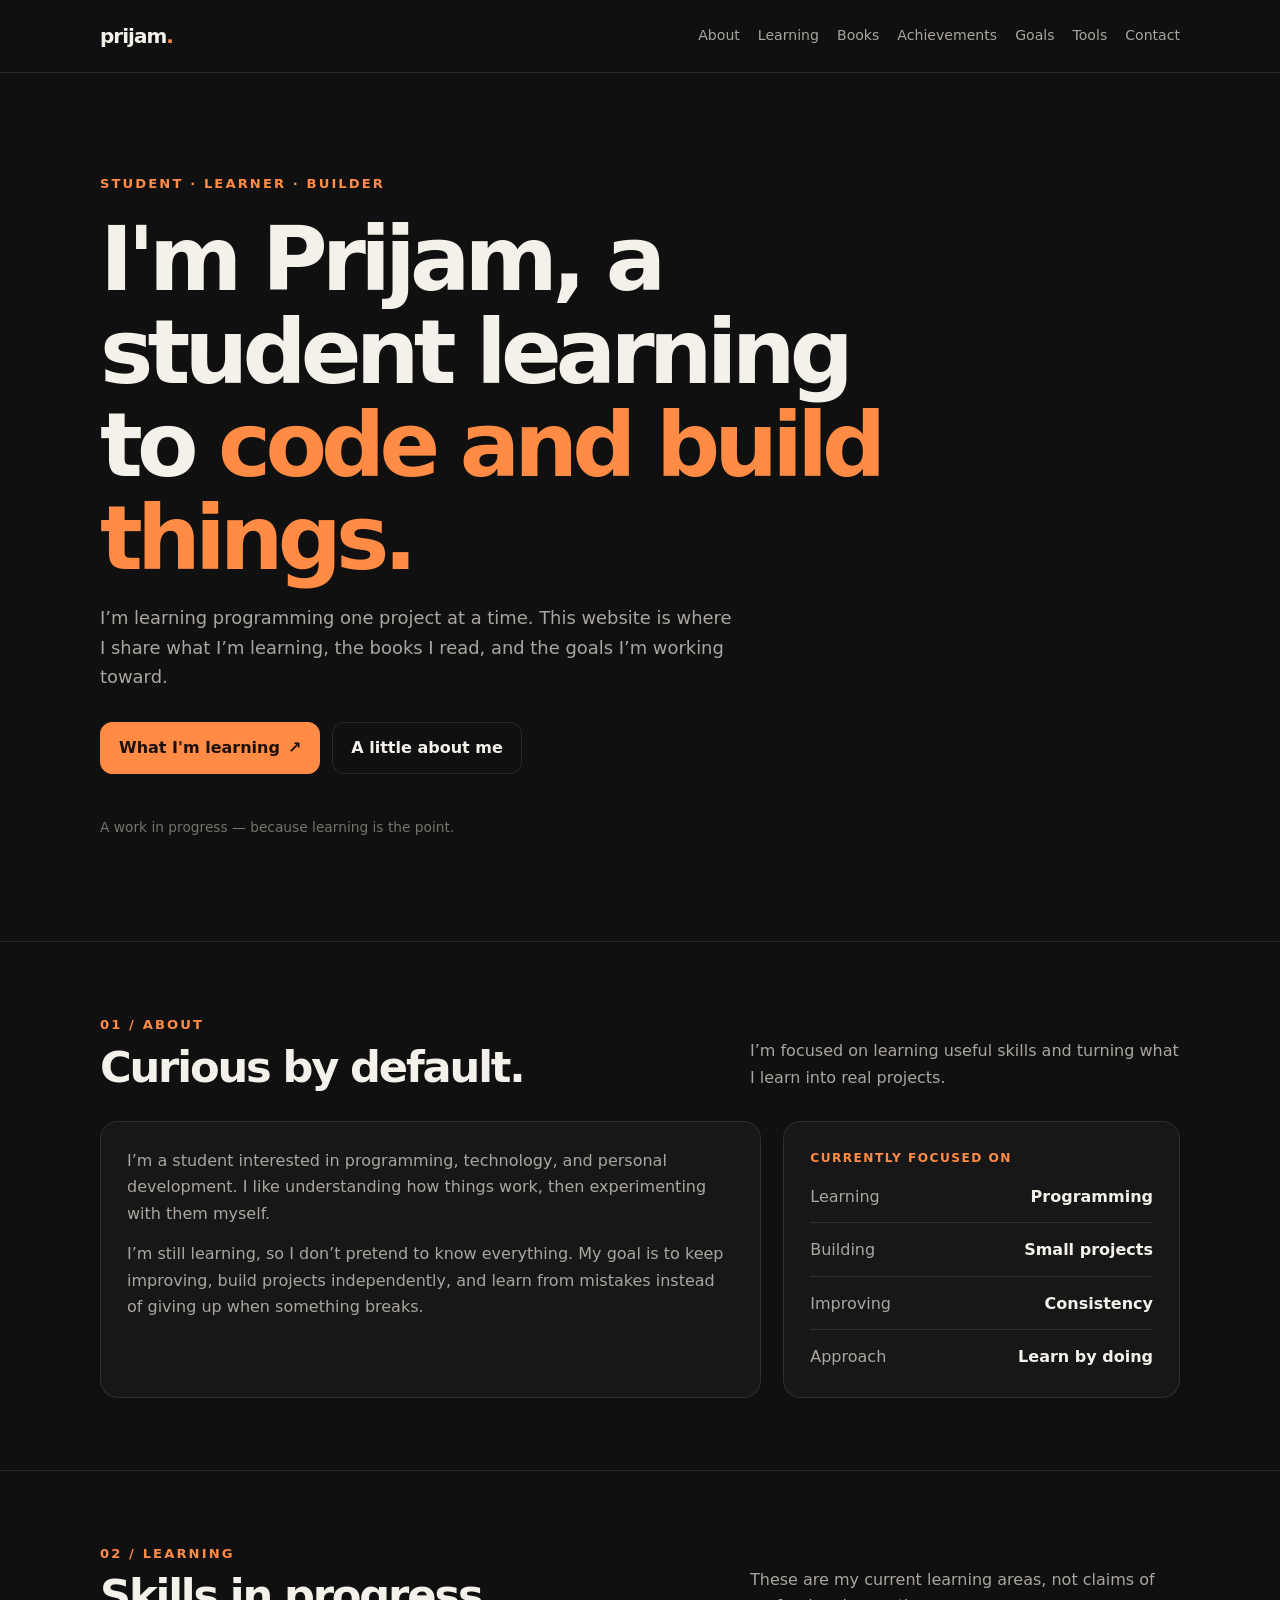
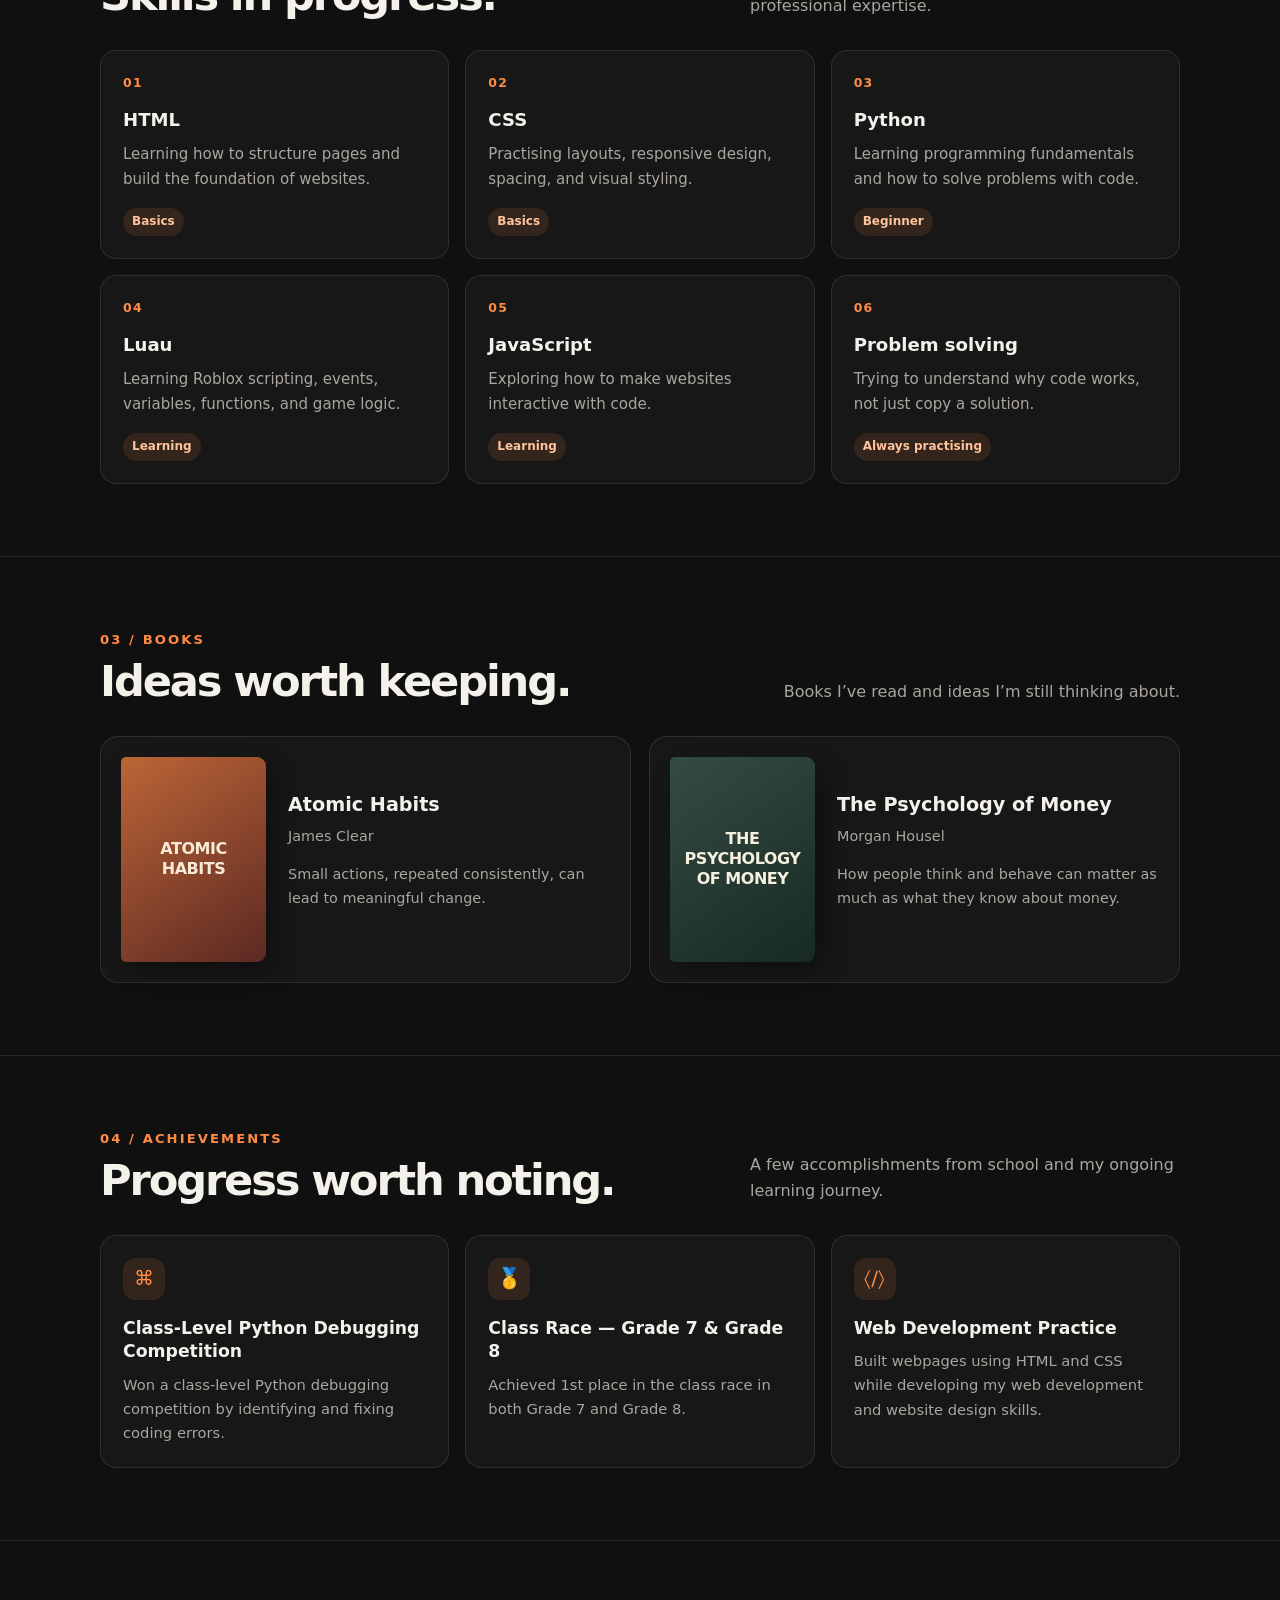
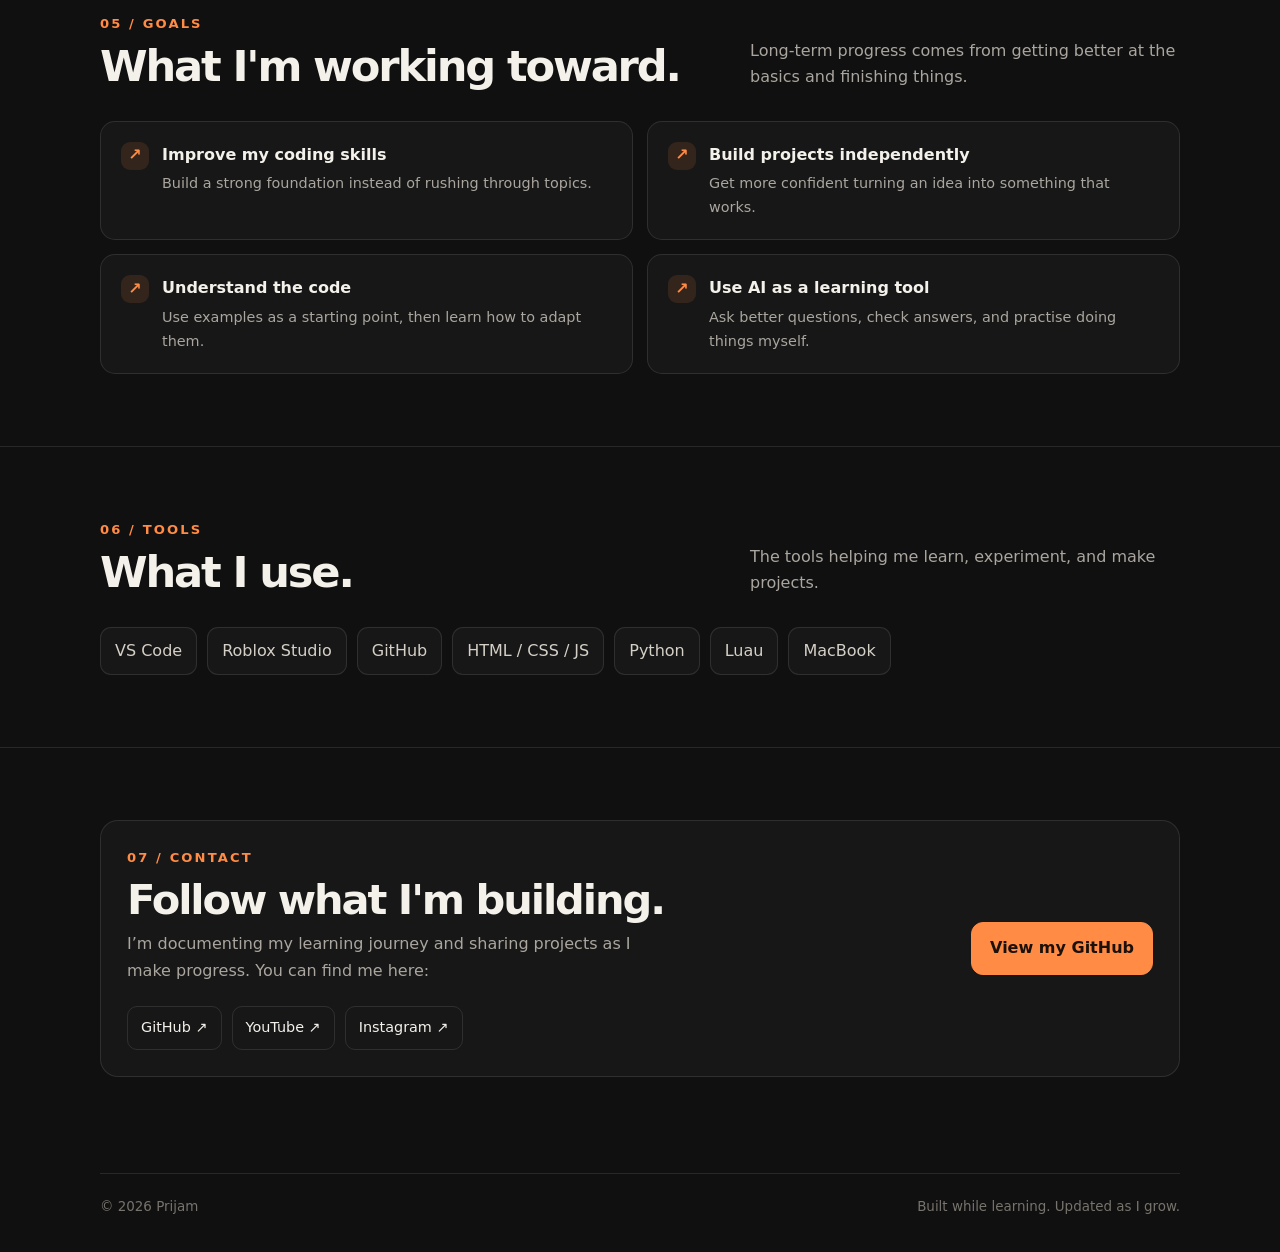
<file: index.html>
<!DOCTYPE html>
<html lang="en">
<head>
<meta charset="UTF-8">
<meta name="viewport" content="width=device-width, initial-scale=1.0">
<meta name="theme-color" content="#101010">
<meta name="description" content="Prijam's personal portfolio — a student learning to code, building projects, and exploring ideas.">
<title>Prijam — Learning &amp; Building</title>
<style>
:root{--bg:#101010;--panel:#171717;--text:#f4f1eb;--muted:#aaa69f;--accent:#ff8b45;--accent-soft:rgba(255,139,69,.12);--border:rgba(255,255,255,.10);--max:1080px}
*{box-sizing:border-box}html{scroll-behavior:smooth;scroll-padding-top:90px}body{margin:0;background:var(--bg);color:var(--text);font-family:Inter,ui-sans-serif,system-ui,-apple-system,BlinkMacSystemFont,"Segoe UI",sans-serif;line-height:1.65}a{color:inherit;text-decoration:none}button{font:inherit}.wrap{width:min(var(--max),calc(100% - 40px));margin-inline:auto}
.topbar{position:sticky;top:0;z-index:10;background:rgba(16,16,16,.88);backdrop-filter:blur(14px);border-bottom:1px solid var(--border)}.nav{min-height:72px;display:flex;align-items:center;justify-content:space-between;gap:24px}.brand{font-weight:800;letter-spacing:-.05em;font-size:1.25rem}.brand span{color:var(--accent)}.nav-links{display:flex;align-items:center;gap:18px;flex-wrap:wrap}.nav-links a{color:var(--muted);font-size:.88rem;transition:color .2s}.nav-links a:hover,.nav-links a:focus-visible{color:var(--accent)}.menu-toggle{display:none;border:1px solid var(--border);color:var(--text);background:var(--panel);padding:8px 12px;border-radius:10px}
.hero{padding:100px 0 88px}.eyebrow{color:var(--accent);font-size:.82rem;font-weight:750;letter-spacing:.16em;text-transform:uppercase}h1{max-width:820px;margin:18px 0;font-size:clamp(2.8rem,7vw,5.6rem);line-height:1.04;letter-spacing:-.065em}h1 em{color:var(--accent);font-style:normal}.hero-copy{max-width:640px;color:var(--muted);font-size:1.12rem}.hero-actions{display:flex;gap:12px;flex-wrap:wrap;margin-top:30px}.btn{display:inline-flex;justify-content:center;align-items:center;gap:8px;padding:12px 18px;border-radius:12px;font-weight:750;border:1px solid var(--border);transition:transform .2s,border-color .2s,background .2s}.btn:hover{transform:translateY(-2px);border-color:var(--accent)}.btn.primary{background:var(--accent);color:#1b110a;border-color:var(--accent)}.hero-note{margin-top:42px;color:#77736d;font-size:.86rem}
section{padding:72px 0;border-top:1px solid var(--border)}.section-head{display:flex;justify-content:space-between;align-items:end;gap:24px;margin-bottom:30px}.section-head h2{font-size:clamp(1.9rem,4vw,2.7rem);line-height:1.1;letter-spacing:-.05em;margin:8px 0 0}.section-head p{color:var(--muted);max-width:430px;margin:0}.about-grid{display:grid;grid-template-columns:1.25fr .75fr;gap:22px}.panel{background:var(--panel);border:1px solid var(--border);border-radius:18px;padding:26px}.panel p{color:var(--muted);margin:0 0 14px}.panel p:last-child{margin-bottom:0}.small-label{color:var(--accent);font-size:.76rem;letter-spacing:.12em;text-transform:uppercase;font-weight:800}.fact-list{display:grid;gap:14px;margin-top:16px}.fact{display:flex;justify-content:space-between;gap:18px;padding-bottom:12px;border-bottom:1px solid var(--border)}.fact:last-child{border-bottom:0;padding-bottom:0}.fact span:first-child{color:var(--muted)}.fact span:last-child{text-align:right;font-weight:650}
.cards{display:grid;grid-template-columns:repeat(3,1fr);gap:16px}.skill-card{background:var(--panel);border:1px solid var(--border);border-radius:16px;padding:22px;min-height:175px}.num{color:var(--accent);font-size:.78rem;font-weight:800;letter-spacing:.1em}.skill-card h3{margin:12px 0 7px;font-size:1.13rem}.skill-card p{margin:0;color:var(--muted);font-size:.94rem}.status{display:inline-block;margin-top:16px;padding:4px 9px;border-radius:99px;color:#ffc39d;background:var(--accent-soft);font-size:.75rem;font-weight:750}
.book-grid{display:grid;grid-template-columns:repeat(2,minmax(0,1fr));gap:18px}.book-card{display:grid;grid-template-columns:145px 1fr;gap:22px;align-items:center;background:var(--panel);border:1px solid var(--border);border-radius:18px;padding:20px}.book-cover{width:145px;height:205px;object-fit:cover;border-radius:5px 9px 9px 5px;box-shadow:8px 10px 22px rgba(0,0,0,.35);background:#29231f;display:flex;align-items:center;justify-content:center;padding:16px;text-align:center;font-weight:850;line-height:1.25;letter-spacing:-.03em}.book-cover.warm{color:#f8ead6;background:linear-gradient(145deg,#bc6537,#5c2922)}.book-cover.light{color:#f6f0df;background:linear-gradient(145deg,#344b42,#172a25)}.book-info h3{font-size:1.2rem;line-height:1.3;margin:0 0 7px}.book-info .author{color:var(--muted);font-size:.9rem;margin:0}.book-info .takeaway{margin-top:14px;color:var(--muted);font-size:.9rem}
.achievement-list{display:grid;grid-template-columns:repeat(3,minmax(0,1fr));gap:16px}.achievement-card{background:var(--panel);border:1px solid var(--border);border-radius:16px;padding:22px}.achievement-icon{width:42px;height:42px;display:grid;place-items:center;border-radius:12px;color:var(--accent);background:var(--accent-soft);font-size:1.25rem;margin-bottom:17px}.achievement-card h3{margin:0 0 9px;font-size:1.08rem;line-height:1.35}.achievement-card p{margin:0;color:var(--muted);font-size:.92rem}
.goal-list{display:grid;grid-template-columns:repeat(2,1fr);gap:14px}.goal{display:flex;align-items:start;gap:13px;padding:20px;border-radius:15px;border:1px solid var(--border);background:var(--panel)}.goal-mark{flex:0 0 28px;width:28px;height:28px;display:grid;place-items:center;color:var(--accent);background:var(--accent-soft);border-radius:9px;font-weight:900}.goal h3{margin:0 0 4px;font-size:1rem}.goal p{margin:0;color:var(--muted);font-size:.9rem}.tool-row{display:flex;flex-wrap:wrap;gap:10px}.tool{border:1px solid var(--border);background:var(--panel);padding:10px 14px;border-radius:11px;color:#d5d0c7}.contact-panel{display:flex;align-items:center;justify-content:space-between;gap:26px}.contact-panel h2{margin:8px 0;font-size:clamp(1.8rem,4vw,2.6rem);line-height:1.12;letter-spacing:-.05em}.contact-panel p{color:var(--muted);margin:0;max-width:530px}.socials{display:flex;gap:10px;flex-wrap:wrap;margin-top:22px}.socials a{color:var(--text);border:1px solid var(--border);border-radius:10px;padding:9px 13px;font-size:.9rem}.socials a:hover{border-color:var(--accent);color:var(--accent)}footer{padding:24px 0 34px;color:#77736d;font-size:.84rem}footer .foot{display:flex;justify-content:space-between;gap:15px;flex-wrap:wrap;border-top:1px solid var(--border);padding-top:22px}:focus-visible{outline:2px solid var(--accent);outline-offset:4px}
@media(max-width:800px){.nav{min-height:64px}.menu-toggle{display:block}.nav-links{display:none;position:absolute;left:0;right:0;top:64px;padding:18px 20px 22px;background:#141414;border-bottom:1px solid var(--border);flex-direction:column;align-items:flex-start;gap:15px}.nav-links.open{display:flex}.hero{padding:75px 0 65px}.section-head{display:block}.section-head p{margin-top:14px}.about-grid,.book-grid{grid-template-columns:1fr}.cards{grid-template-columns:repeat(2,1fr)}.achievement-list{grid-template-columns:1fr}.contact-panel{display:block}.contact-panel .btn{margin-top:22px}}
@media(max-width:480px){.wrap{width:min(var(--max),calc(100% - 28px))}section{padding:55px 0}.cards,.goal-list{grid-template-columns:1fr}.book-card{grid-template-columns:105px 1fr;gap:16px;padding:15px}.book-cover{width:105px;height:155px}.panel{padding:21px}}
</style>
</head>
<body>
<header class="topbar"><div class="wrap nav">
<a class="brand" href="#home" aria-label="Prijam home">prijam<span>.</span></a>
<button class="menu-toggle" id="menuToggle" aria-expanded="false" aria-controls="navLinks">Menu</button>
<nav class="nav-links" id="navLinks" aria-label="Main navigation">
<a href="#about">About</a><a href="#learning">Learning</a><a href="#books">Books</a><a href="#achievements">Achievements</a><a href="#goals">Goals</a><a href="#tools">Tools</a><a href="#contact">Contact</a>
</nav></div></header>
<main>
<section class="hero" id="home" style="border-top:0"><div class="wrap">
<div class="eyebrow">Student · Learner · Builder</div>
<h1>I'm Prijam, a student learning to <em>code and build things.</em></h1>
<p class="hero-copy">I’m learning programming one project at a time. This website is where I share what I’m learning, the books I read, and the goals I’m working toward.</p>
<div class="hero-actions"><a class="btn primary" href="#learning">What I'm learning <span aria-hidden="true">↗</span></a><a class="btn" href="#about">A little about me</a></div>
<p class="hero-note">A work in progress — because learning is the point.</p>
</div></section>
<section id="about"><div class="wrap"><div class="section-head"><div><div class="eyebrow">01 / About</div><h2>Curious by default.</h2></div><p>I’m focused on learning useful skills and turning what I learn into real projects.</p></div>
<div class="about-grid"><div class="panel"><p>I’m a student interested in programming, technology, and personal development. I like understanding how things work, then experimenting with them myself.</p><p>I’m still learning, so I don’t pretend to know everything. My goal is to keep improving, build projects independently, and learn from mistakes instead of giving up when something breaks.</p></div>
<div class="panel"><div class="small-label">Currently focused on</div><div class="fact-list"><div class="fact"><span>Learning</span><span>Programming</span></div><div class="fact"><span>Building</span><span>Small projects</span></div><div class="fact"><span>Improving</span><span>Consistency</span></div><div class="fact"><span>Approach</span><span>Learn by doing</span></div></div></div></div></div></section>
<section id="learning"><div class="wrap"><div class="section-head"><div><div class="eyebrow">02 / Learning</div><h2>Skills in progress.</h2></div><p>These are my current learning areas, not claims of professional expertise.</p></div>
<div class="cards">
<article class="skill-card"><div class="num">01</div><h3>HTML</h3><p>Learning how to structure pages and build the foundation of websites.</p><span class="status">Basics</span></article>
<article class="skill-card"><div class="num">02</div><h3>CSS</h3><p>Practising layouts, responsive design, spacing, and visual styling.</p><span class="status">Basics</span></article>
<article class="skill-card"><div class="num">03</div><h3>Python</h3><p>Learning programming fundamentals and how to solve problems with code.</p><span class="status">Beginner</span></article>
<article class="skill-card"><div class="num">04</div><h3>Luau</h3><p>Learning Roblox scripting, events, variables, functions, and game logic.</p><span class="status">Learning</span></article>
<article class="skill-card"><div class="num">05</div><h3>JavaScript</h3><p>Exploring how to make websites interactive with code.</p><span class="status">Learning</span></article>
<article class="skill-card"><div class="num">06</div><h3>Problem solving</h3><p>Trying to understand why code works, not just copy a solution.</p><span class="status">Always practising</span></article>
</div></div></section>
<section id="books"><div class="wrap"><div class="section-head"><div><div class="eyebrow">03 / Books</div><h2>Ideas worth keeping.</h2></div><p>Books I’ve read and ideas I’m still thinking about.</p></div>
<div class="book-grid">
<article class="book-card"><div class="book-cover warm" id="coverAtomic" role="img" aria-label="Atomic Habits book cover">ATOMIC<br>HABITS</div><div class="book-info"><h3>Atomic Habits</h3><p class="author">James Clear</p><p class="takeaway">Small actions, repeated consistently, can lead to meaningful change.</p></div></article>
<article class="book-card"><div class="book-cover light" id="coverMoney" role="img" aria-label="The Psychology of Money book cover">THE<br>PSYCHOLOGY<br>OF MONEY</div><div class="book-info"><h3>The Psychology of Money</h3><p class="author">Morgan Housel</p><p class="takeaway">How people think and behave can matter as much as what they know about money.</p></div></article>
</div></div></section>
<section id="achievements"><div class="wrap"><div class="section-head"><div><div class="eyebrow">04 / Achievements</div><h2>Progress worth noting.</h2></div><p>A few accomplishments from school and my ongoing learning journey.</p></div>
<div class="achievement-list">
<article class="achievement-card"><div class="achievement-icon" aria-hidden="true">⌘</div><h3>Class-Level Python Debugging Competition</h3><p>Won a class-level Python debugging competition by identifying and fixing coding errors.</p></article>
<article class="achievement-card"><div class="achievement-icon" aria-hidden="true">🥇</div><h3>Class Race — Grade 7 &amp; Grade 8</h3><p>Achieved 1st place in the class race in both Grade 7 and Grade 8.</p></article>
<article class="achievement-card"><div class="achievement-icon" aria-hidden="true">〈/〉</div><h3>Web Development Practice</h3><p>Built webpages using HTML and CSS while developing my web development and website design skills.</p></article>
</div></div></section>
<section id="goals"><div class="wrap"><div class="section-head"><div><div class="eyebrow">05 / Goals</div><h2>What I'm working toward.</h2></div><p>Long-term progress comes from getting better at the basics and finishing things.</p></div>
<div class="goal-list">
<article class="goal"><div class="goal-mark">↗</div><div><h3>Improve my coding skills</h3><p>Build a strong foundation instead of rushing through topics.</p></div></article>
<article class="goal"><div class="goal-mark">↗</div><div><h3>Build projects independently</h3><p>Get more confident turning an idea into something that works.</p></div></article>
<article class="goal"><div class="goal-mark">↗</div><div><h3>Understand the code</h3><p>Use examples as a starting point, then learn how to adapt them.</p></div></article>
<article class="goal"><div class="goal-mark">↗</div><div><h3>Use AI as a learning tool</h3><p>Ask better questions, check answers, and practise doing things myself.</p></div></article>
</div></div></section>
<section id="tools"><div class="wrap"><div class="section-head"><div><div class="eyebrow">06 / Tools</div><h2>What I use.</h2></div><p>The tools helping me learn, experiment, and make projects.</p></div><div class="tool-row"><span class="tool">VS Code</span><span class="tool">Roblox Studio</span><span class="tool">GitHub</span><span class="tool">HTML / CSS / JS</span><span class="tool">Python</span><span class="tool">Luau</span><span class="tool">MacBook</span></div></div></section>
<section id="contact"><div class="wrap"><div class="panel contact-panel"><div><div class="eyebrow">07 / Contact</div><h2>Follow what I'm building.</h2><p>I’m documenting my learning journey and sharing projects as I make progress. You can find me here:</p><div class="socials"><a href="https://github.com/Privalk67" target="_blank" rel="noopener noreferrer">GitHub ↗</a><a href="https://www.youtube.com/@Privalk1" target="_blank" rel="noopener noreferrer">YouTube ↗</a><a href="https://www.instagram.com/prijamnyaupane0/" target="_blank" rel="noopener noreferrer">Instagram ↗</a></div></div><a class="btn primary" href="https://github.com/Privalk67" target="_blank" rel="noopener noreferrer">View my GitHub</a></div></div></section>
</main>
<footer><div class="wrap foot"><span>© <span id="year"></span> Prijam</span><span>Built while learning. Updated as I grow.</span></div></footer>
<script>
const menuToggle=document.getElementById("menuToggle");
const navLinks=document.getElementById("navLinks");
menuToggle.addEventListener("click",()=>{const isOpen=navLinks.classList.toggle("open");menuToggle.setAttribute("aria-expanded",String(isOpen));});
navLinks.querySelectorAll("a").forEach(link=>link.addEventListener("click",()=>{navLinks.classList.remove("open");menuToggle.setAttribute("aria-expanded","false");}));
document.getElementById("year").textContent=new Date().getFullYear();
function loadCover(id,url,title,author){const el=document.getElementById(id);const img=new Image();img.onload=()=>{el.innerHTML="";el.style.padding="0";el.style.backgroundImage=`url("${url}")`;el.style.backgroundSize="cover";el.style.backgroundPosition="center";el.style.backgroundRepeat="no-repeat";el.setAttribute("aria-label",`${title} by ${author} book cover`);};img.onerror=()=>{};img.src=url;}
loadCover("coverAtomic","https://covers.openlibrary.org/b/isbn/9780735211292-L.jpg","Atomic Habits","James Clear");
loadCover("coverMoney","https://covers.openlibrary.org/b/isbn/9780857197689-L.jpg","The Psychology of Money","Morgan Housel");
</script>
</body>
</html>
</file>
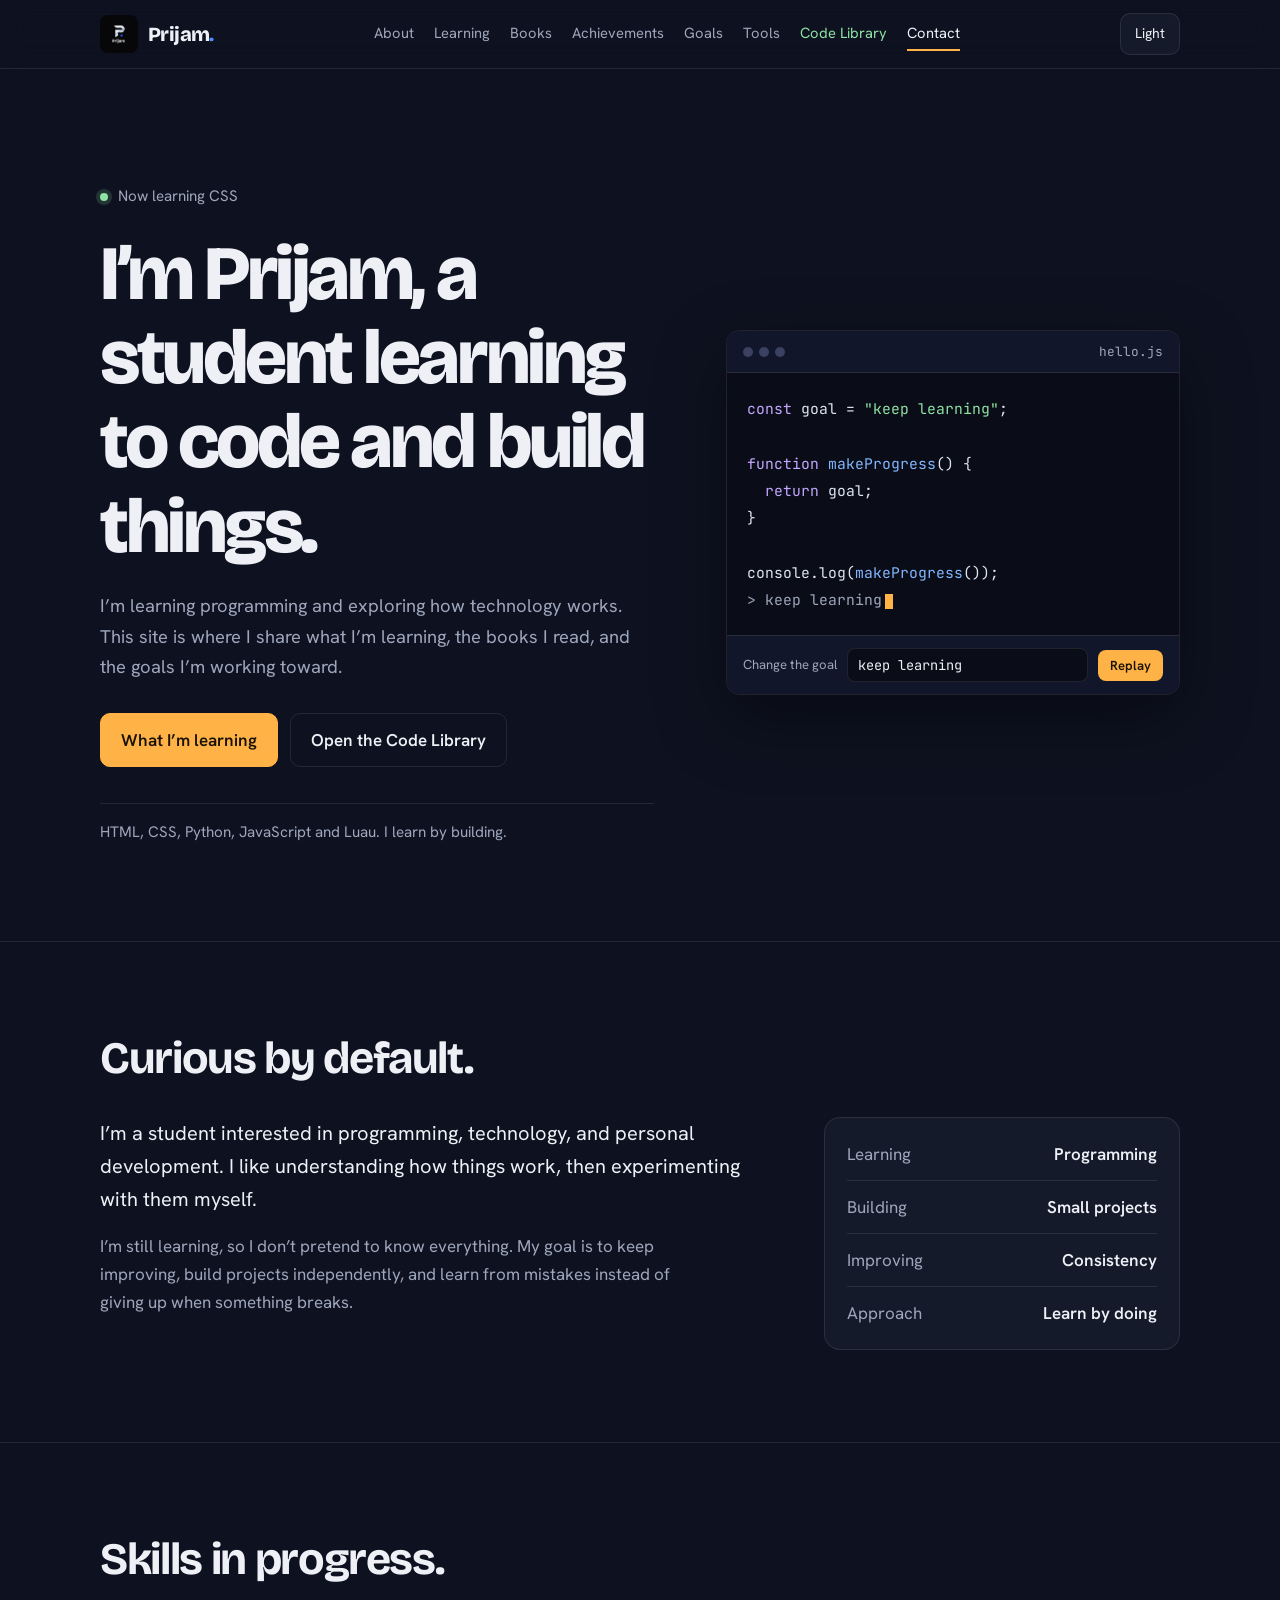
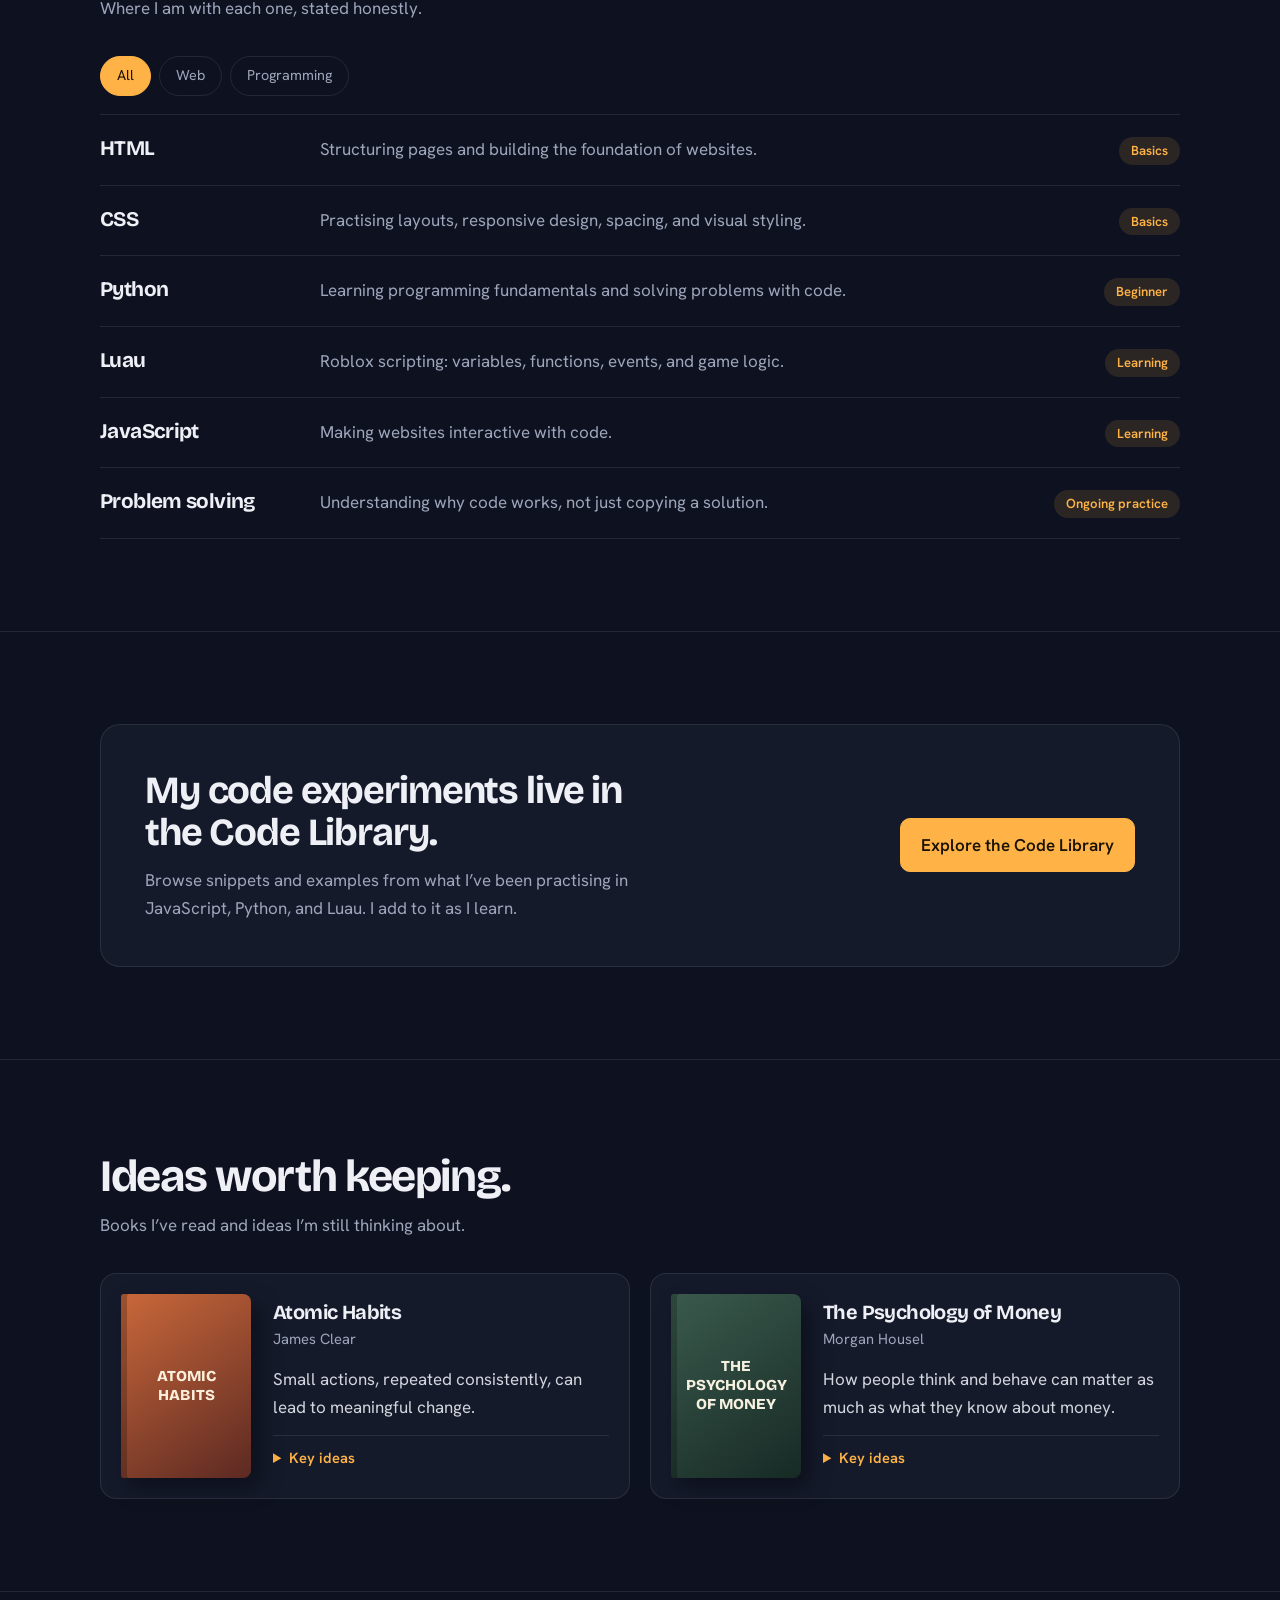
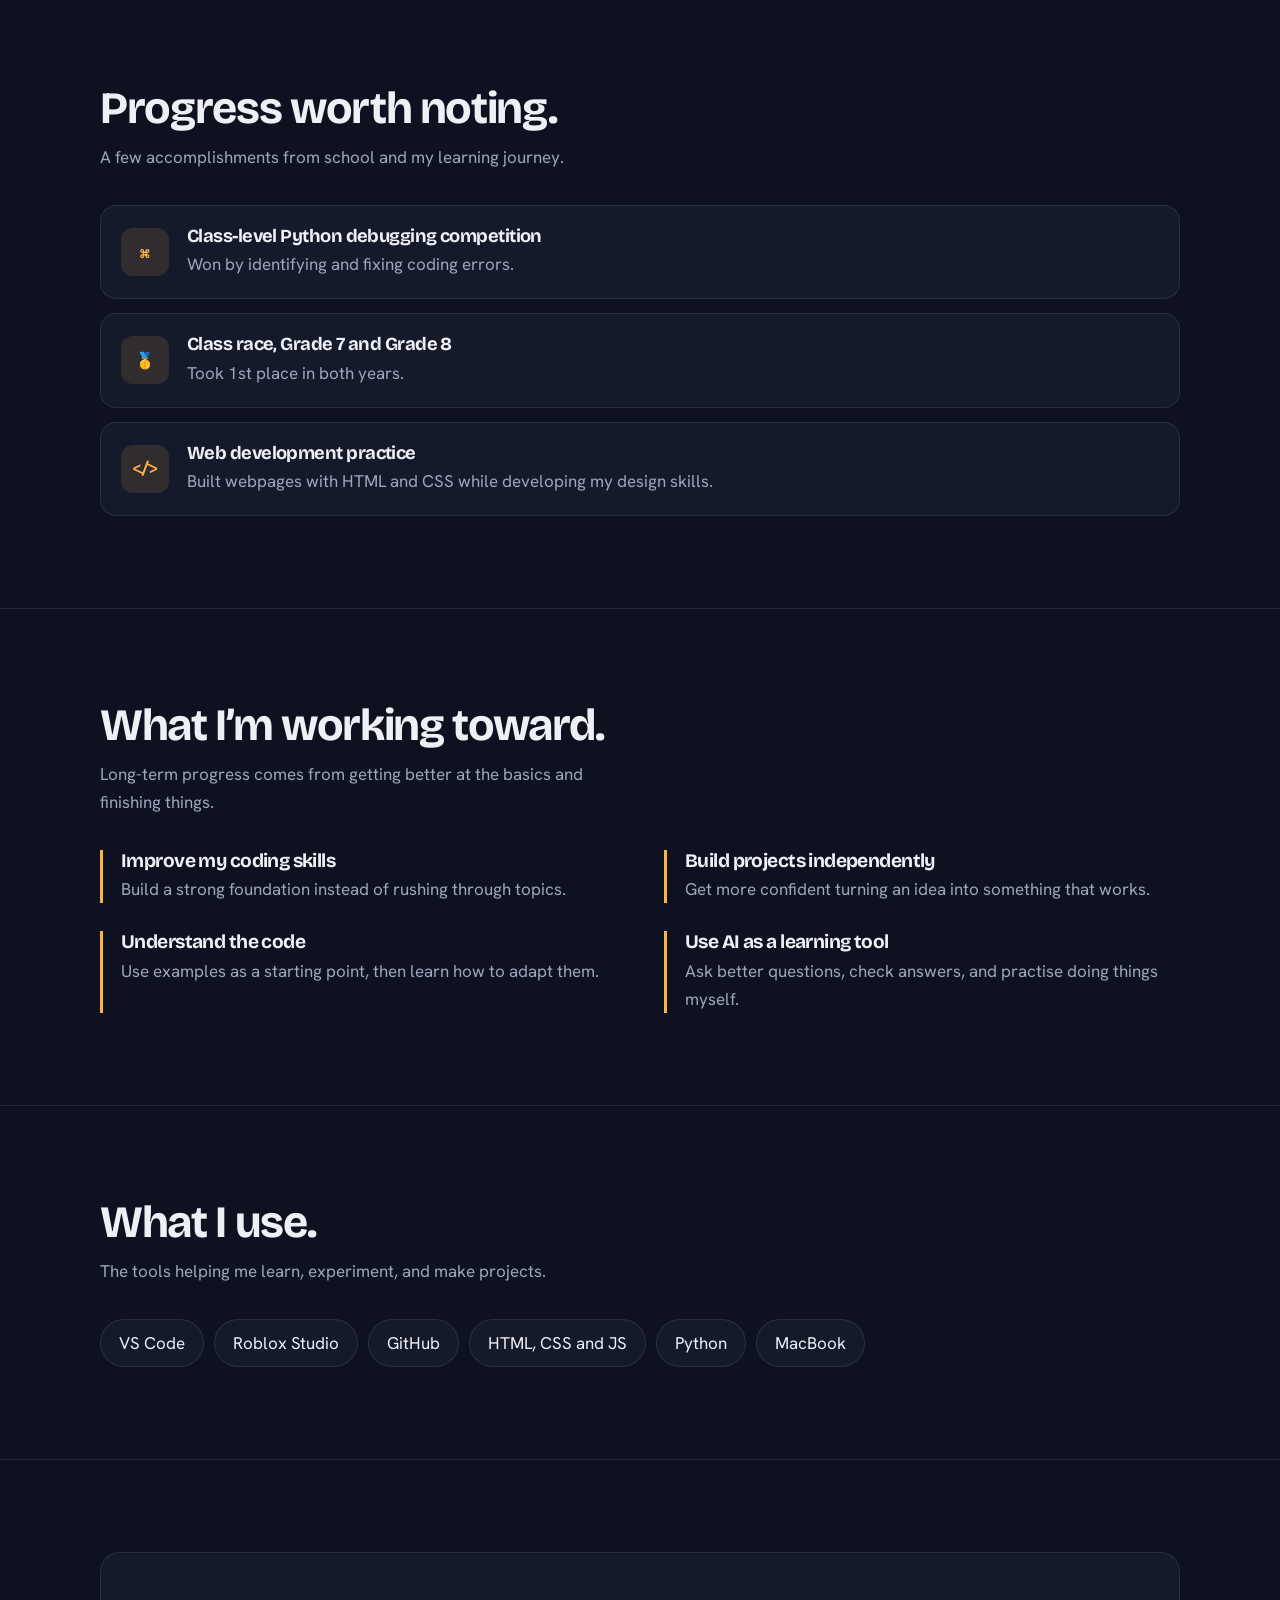
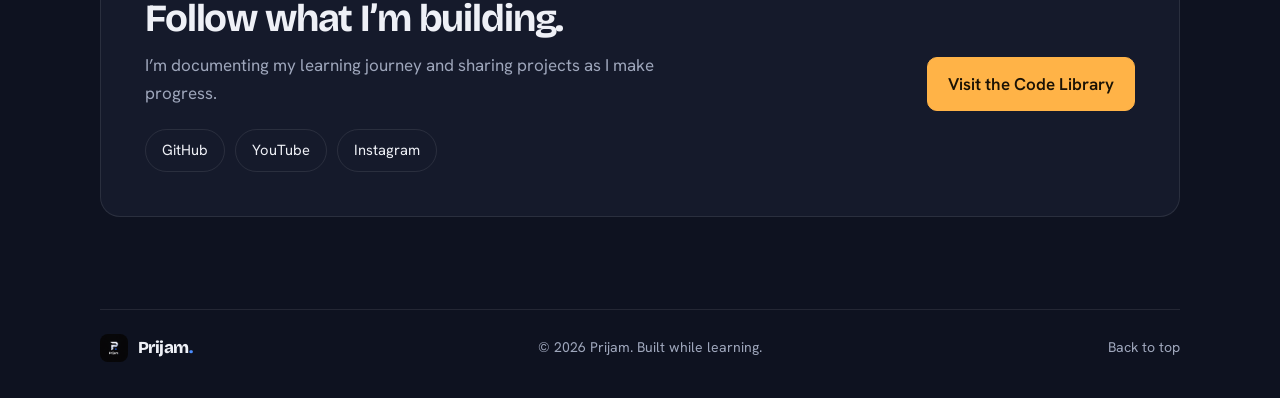
<file: Main/index.html>
<!doctype html>
<html lang="en">
<head>
<meta charset="UTF-8">
<meta name="viewport" content="width=device-width, initial-scale=1">
<meta name="theme-color" content="#0e1220">
<meta name="description" content="Prijam’s personal portfolio — a student learning to code, building projects, and exploring ideas.">
<meta property="og:type" content="website">
<meta property="og:title" content="Prijam | Student Learning to Code">
<meta property="og:description" content="A student learning to code, building projects, and sharing the journey.">
<title>Prijam | Student Learning to Code</title>
<link rel="icon" type="image/png" href="logo.png">
<link rel="preconnect" href="https://fonts.googleapis.com">
<link rel="preconnect" href="https://fonts.gstatic.com" crossorigin>

<link rel="stylesheet" href="https://fonts.googleapis.com/css2?family=Bricolage+Grotesque:opsz,wght@12..96,500;12..96,700;12..96,800&family=Hanken+Grotesk:wght@400;500;600&family=JetBrains+Mono&display=swap">
<script>try{var t=localStorage.getItem("theme");if(t)document.documentElement.dataset.theme=t}catch(e){}</script>
<link rel="stylesheet" href="style.css">
<script src="script.js" defer></script>
</head>
<body>
<a class="skip" href="#main">Skip to content</a>

<header class="topbar">
  <div class="wrap nav">
    <a href="#home" class="brand" aria-label="Prijam home">
      <img src="logo.png" alt="" class="brand-logo">
      <span>Prijam<span class="brand-dot">.</span></span>
    </a>
    <button class="menu-toggle" id="menuToggle" type="button" aria-controls="navLinks" aria-expanded="false" aria-label="Toggle navigation">Menu</button>
    <nav class="nav-links" id="navLinks" aria-label="Main navigation">
      <a href="#about">About</a>
      <a href="#learning">Learning</a>
      <a href="#books">Books</a>
      <a href="#achievements">Achievements</a>
      <a href="#goals">Goals</a>
      <a href="#tools">Tools</a>
      <a href="code.html" class="nav-code">Code Library</a>
      <a href="#contact">Contact</a>
    </nav>
    <button class="theme-toggle" id="themeToggle" type="button">Light</button>
  </div>
</header>

<main id="main">

<section id="home" class="hero">
  <div class="wrap hero-grid">
    <div>
      <p class="now"><span class="dot"></span>Now learning CSS</p>
      <h1>I’m Prijam, a student learning to code and build things.</h1>
      <p class="hero-copy">I’m learning programming and exploring how technology works. This site is where I share what I’m learning, the books I read, and the goals I’m working toward.</p>
      <div class="hero-actions">
        <a href="#learning" class="btn primary">What I’m learning</a>
        <a href="code.html" class="btn">Open the Code Library</a>
      </div>
      <p class="stack">HTML, CSS, Python, JavaScript and Luau. I learn by building.</p>
    </div>

    <div class="editor">
      <div class="editor-top"><span class="dots"><i></i><i></i><i></i></span><span>hello.js</span></div>
      <div class="code" role="img" aria-label="A small JavaScript example that prints your goal">
        <span class="ln" style="--n:1"><span class="k">const</span> goal = <span class="s">"<span id="goalText">keep learning</span>"</span>;</span>
        <span class="ln" style="--n:2">&nbsp;</span>
        <span class="ln" style="--n:3"><span class="k">function</span> <span class="f">makeProgress</span>() {</span>
        <span class="ln" style="--n:4">  <span class="k">return</span> goal;</span>
        <span class="ln" style="--n:5">}</span>
        <span class="ln" style="--n:6">&nbsp;</span>
        <span class="ln" style="--n:7">console.log(<span class="f">makeProgress</span>());</span>
        <span class="ln out" style="--n:8">&gt; <span id="goalOut">keep learning</span><span class="caret"></span></span>
      </div>
      <div class="editor-bar"><label for="goalInput">Change the goal</label><input id="goalInput" type="text" maxlength="28" value="keep learning" autocomplete="off"><button type="button" id="replay">Replay</button></div>
    </div>
  </div>
</section>

<section id="about">
  <div class="wrap">
    <div class="head"><h2>Curious by default.</h2></div>
    <div class="about">
      <div>
        <p>I’m a student interested in programming, technology, and personal development. I like understanding how things work, then experimenting with them myself.</p>
        <p>I’m still learning, so I don’t pretend to know everything. My goal is to keep improving, build projects independently, and learn from mistakes instead of giving up when something breaks.</p>
      </div>
      <dl class="facts">
        <div><dt>Learning</dt><dd>Programming</dd></div>
        <div><dt>Building</dt><dd>Small projects</dd></div>
        <div><dt>Improving</dt><dd>Consistency</dd></div>
        <div><dt>Approach</dt><dd>Learn by doing</dd></div>
      </dl>
    </div>
  </div>
</section>

<section id="learning">
  <div class="wrap">
    <div class="head">
      <h2>Skills in progress.</h2>
      <p>Where I am with each one, stated honestly.</p>
    </div>
    <div class="filters" role="group" aria-label="Filter skills"><button type="button" class="filter" data-f="all" aria-pressed="true">All</button><button type="button" class="filter" data-f="web" aria-pressed="false">Web</button><button type="button" class="filter" data-f="programming" aria-pressed="false">Programming</button></div>
    <ul class="skills">
      <li data-tags="web"><h3>HTML</h3><p>Structuring pages and building the foundation of websites.</p><span class="stage">Basics</span></li>
      <li data-tags="web"><h3>CSS</h3><p>Practising layouts, responsive design, spacing, and visual styling.</p><span class="stage">Basics</span></li>
      <li data-tags="programming"><h3>Python</h3><p>Learning programming fundamentals and solving problems with code.</p><span class="stage">Beginner</span></li>
      <li data-tags="programming"><h3>Luau</h3><p>Roblox scripting: variables, functions, events, and game logic.</p><span class="stage">Learning</span></li>
      <li data-tags="web programming"><h3>JavaScript</h3><p>Making websites interactive with code.</p><span class="stage">Learning</span></li>
      <li data-tags="programming"><h3>Problem solving</h3><p>Understanding why code works, not just copying a solution.</p><span class="stage">Ongoing practice</span></li>
    </ul>
  </div>
</section>

<section id="code-library">
  <div class="wrap">
    <div class="lib">
      <div>
        <h2>My code experiments live in the Code Library.</h2>
        <p>Browse snippets and examples from what I’ve been practising in JavaScript, Python, and Luau. I add to it as I learn.</p>
      </div>
      <a href="code.html" class="btn primary">Explore the Code Library</a>
    </div>
  </div>
</section>

<section id="books">
  <div class="wrap">
    <div class="head">
      <h2>Ideas worth keeping.</h2>
      <p>Books I’ve read and ideas I’m still thinking about.</p>
    </div>
    <div class="books">
      <article class="book">
        <div class="cover warm" role="img" aria-label="Atomic Habits book cover"><img src="https://covers.openlibrary.org/b/isbn/9780735211292-L.jpg?default=false" alt="" loading="lazy" onerror="this.remove()"><span>ATOMIC<br>HABITS</span></div>
        <div>
          <h3>Atomic Habits</h3>
          <p class="author">James Clear</p>
          <p class="take">Small actions, repeated consistently, can lead to meaningful change.</p><details class="ideas"><summary>Key ideas</summary><ul><li>Aim to get 1% better each day; small gains compound.</li><li>Habits run on a loop: cue, craving, response, reward.</li><li>Focus on who you want to become, not only the result.</li></ul></details>
        </div>
      </article>
      <article class="book">
        <div class="cover green" role="img" aria-label="The Psychology of Money book cover"><img src="https://covers.openlibrary.org/b/isbn/9780857197689-L.jpg?default=false" alt="" loading="lazy" onerror="this.remove()"><span>THE<br>PSYCHOLOGY<br>OF MONEY</span></div>
        <div>
          <h3>The Psychology of Money</h3>
          <p class="author">Morgan Housel</p>
          <p class="take">How people think and behave can matter as much as what they know about money.</p><details class="ideas"><summary>Key ideas</summary><ul><li>Behaviour matters more than knowledge.</li><li>Luck and risk shape outcomes more than we admit.</li><li>Knowing when you have enough is a skill.</li></ul></details>
        </div>
      </article>
    </div>
  </div>
</section>

<section id="achievements">
  <div class="wrap">
    <div class="head">
      <h2>Progress worth noting.</h2>
      <p>A few accomplishments from school and my learning journey.</p>
    </div>
    <ul class="wins">
      <li><span class="ic" aria-hidden="true">⌘</span><div><h3>Class-level Python debugging competition</h3><p>Won by identifying and fixing coding errors.</p></div></li>
      <li><span class="ic" aria-hidden="true">🥇</span><div><h3>Class race, Grade 7 and Grade 8</h3><p>Took 1st place in both years.</p></div></li>
      <li><span class="ic" aria-hidden="true">&lt;/&gt;</span><div><h3>Web development practice</h3><p>Built webpages with HTML and CSS while developing my design skills.</p></div></li>
    </ul>
  </div>
</section>

<section id="goals">
  <div class="wrap">
    <div class="head">
      <h2>What I’m working toward.</h2>
      <p>Long-term progress comes from getting better at the basics and finishing things.</p>
    </div>
    <ul class="goals">
      <li><h3>Improve my coding skills</h3><p>Build a strong foundation instead of rushing through topics.</p></li>
      <li><h3>Build projects independently</h3><p>Get more confident turning an idea into something that works.</p></li>
      <li><h3>Understand the code</h3><p>Use examples as a starting point, then learn how to adapt them.</p></li>
      <li><h3>Use AI as a learning tool</h3><p>Ask better questions, check answers, and practise doing things myself.</p></li>
    </ul>
  </div>
</section>

<section id="tools">
  <div class="wrap">
    <div class="head">
      <h2>What I use.</h2>
      <p>The tools helping me learn, experiment, and make projects.</p>
    </div>
    <ul class="chips">
      <li>VS Code</li><li>Roblox Studio</li><li>GitHub</li><li>HTML, CSS and JS</li><li>Python</li><li>MacBook</li>
    </ul>
  </div>
</section>

<section id="contact">
  <div class="wrap">
    <div class="lib">
      <div>
        <h2>Follow what I’m building.</h2>
        <p>I’m documenting my learning journey and sharing projects as I make progress.</p>
        <div class="socials">
          <a href="https://github.com/Privalk67" target="_blank" rel="noopener noreferrer">GitHub</a>
          <a href="https://www.youtube.com/@Privalk1" target="_blank" rel="noopener noreferrer">YouTube</a>
          <a href="https://www.instagram.com/prijamnyaupane0/" target="_blank" rel="noopener noreferrer">Instagram</a>
        </div>
      </div>
      <a href="code.html" class="btn primary">Visit the Code Library</a>
    </div>
  </div>
</section>

</main>

<footer>
  <div class="wrap foot">
    <a href="#home" class="brand footer-brand"><img src="logo.png" alt="" class="brand-logo"><span>Prijam<span class="brand-dot">.</span></span></a>
    <span>© <span id="year"></span> Prijam. Built while learning.</span>
    <a href="#home" class="back-top">Back to top</a>
  </div>
</footer>
</body>
</html>
</file>
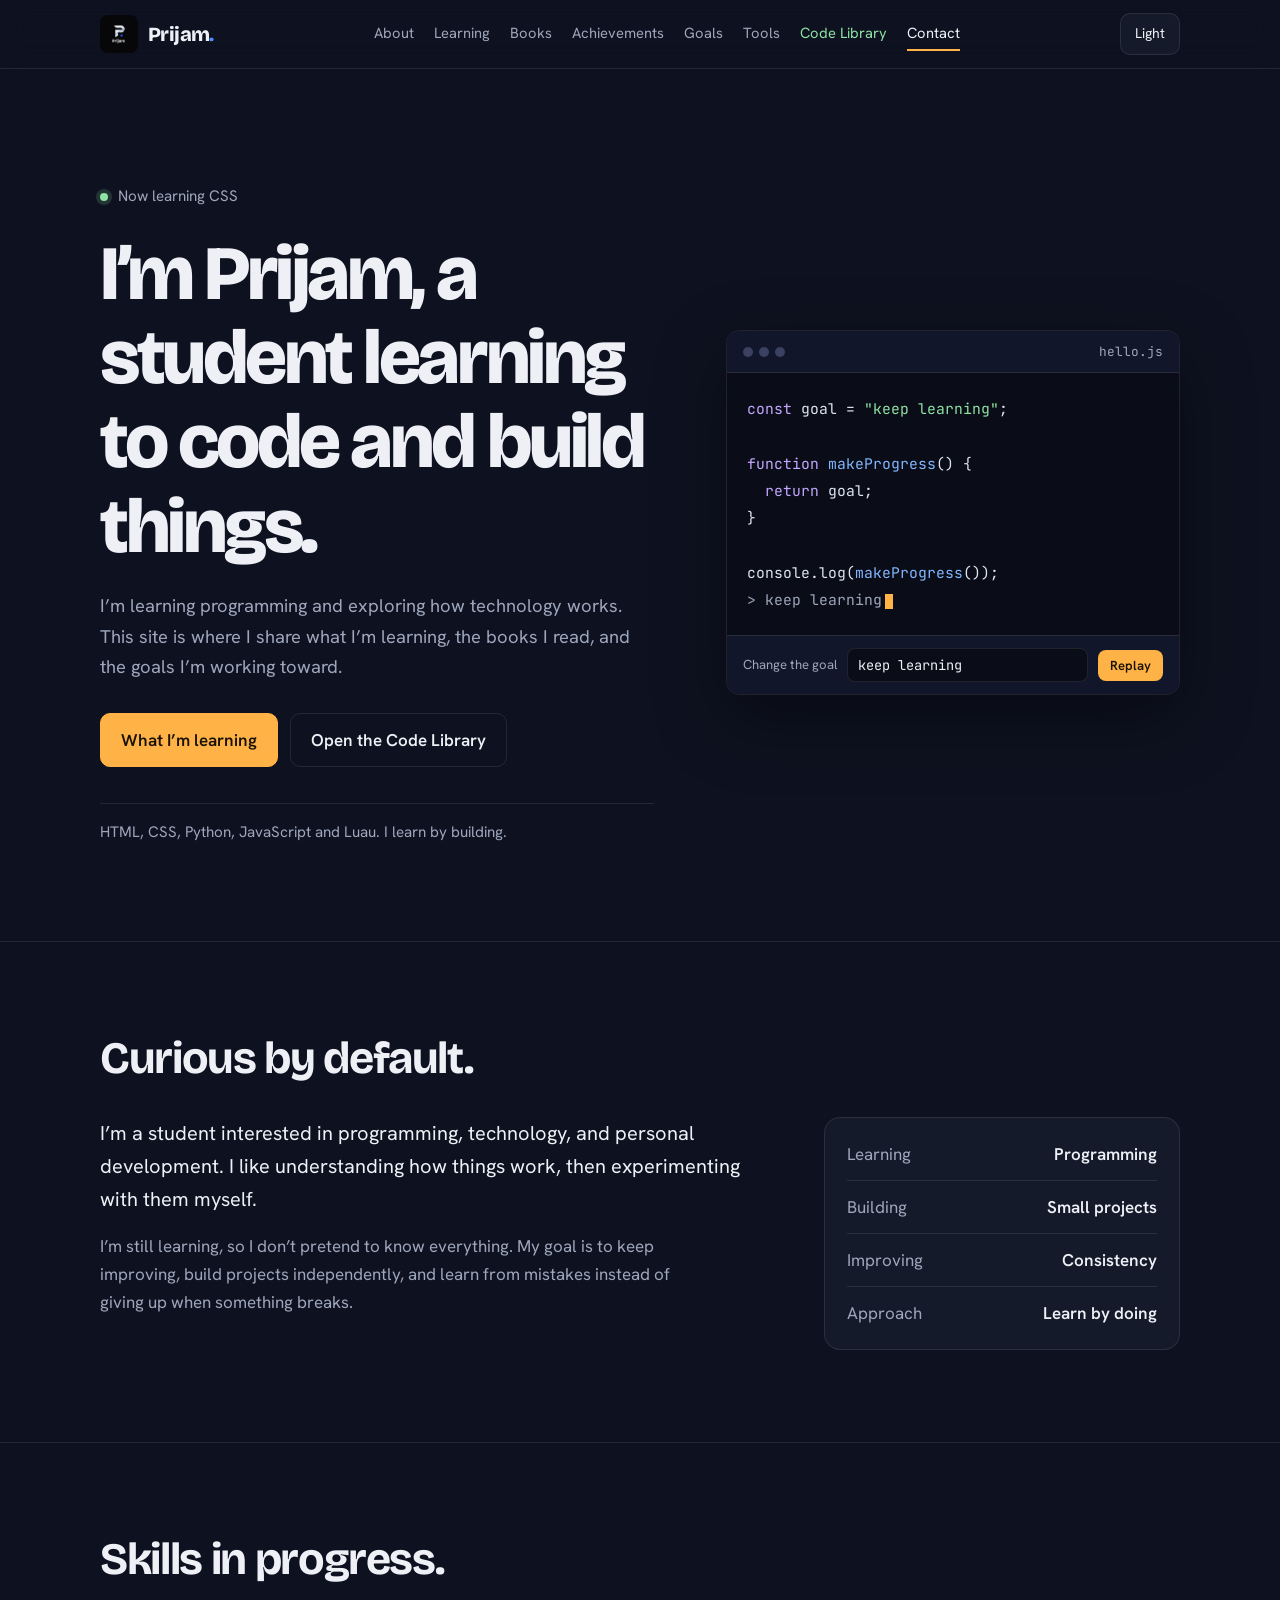
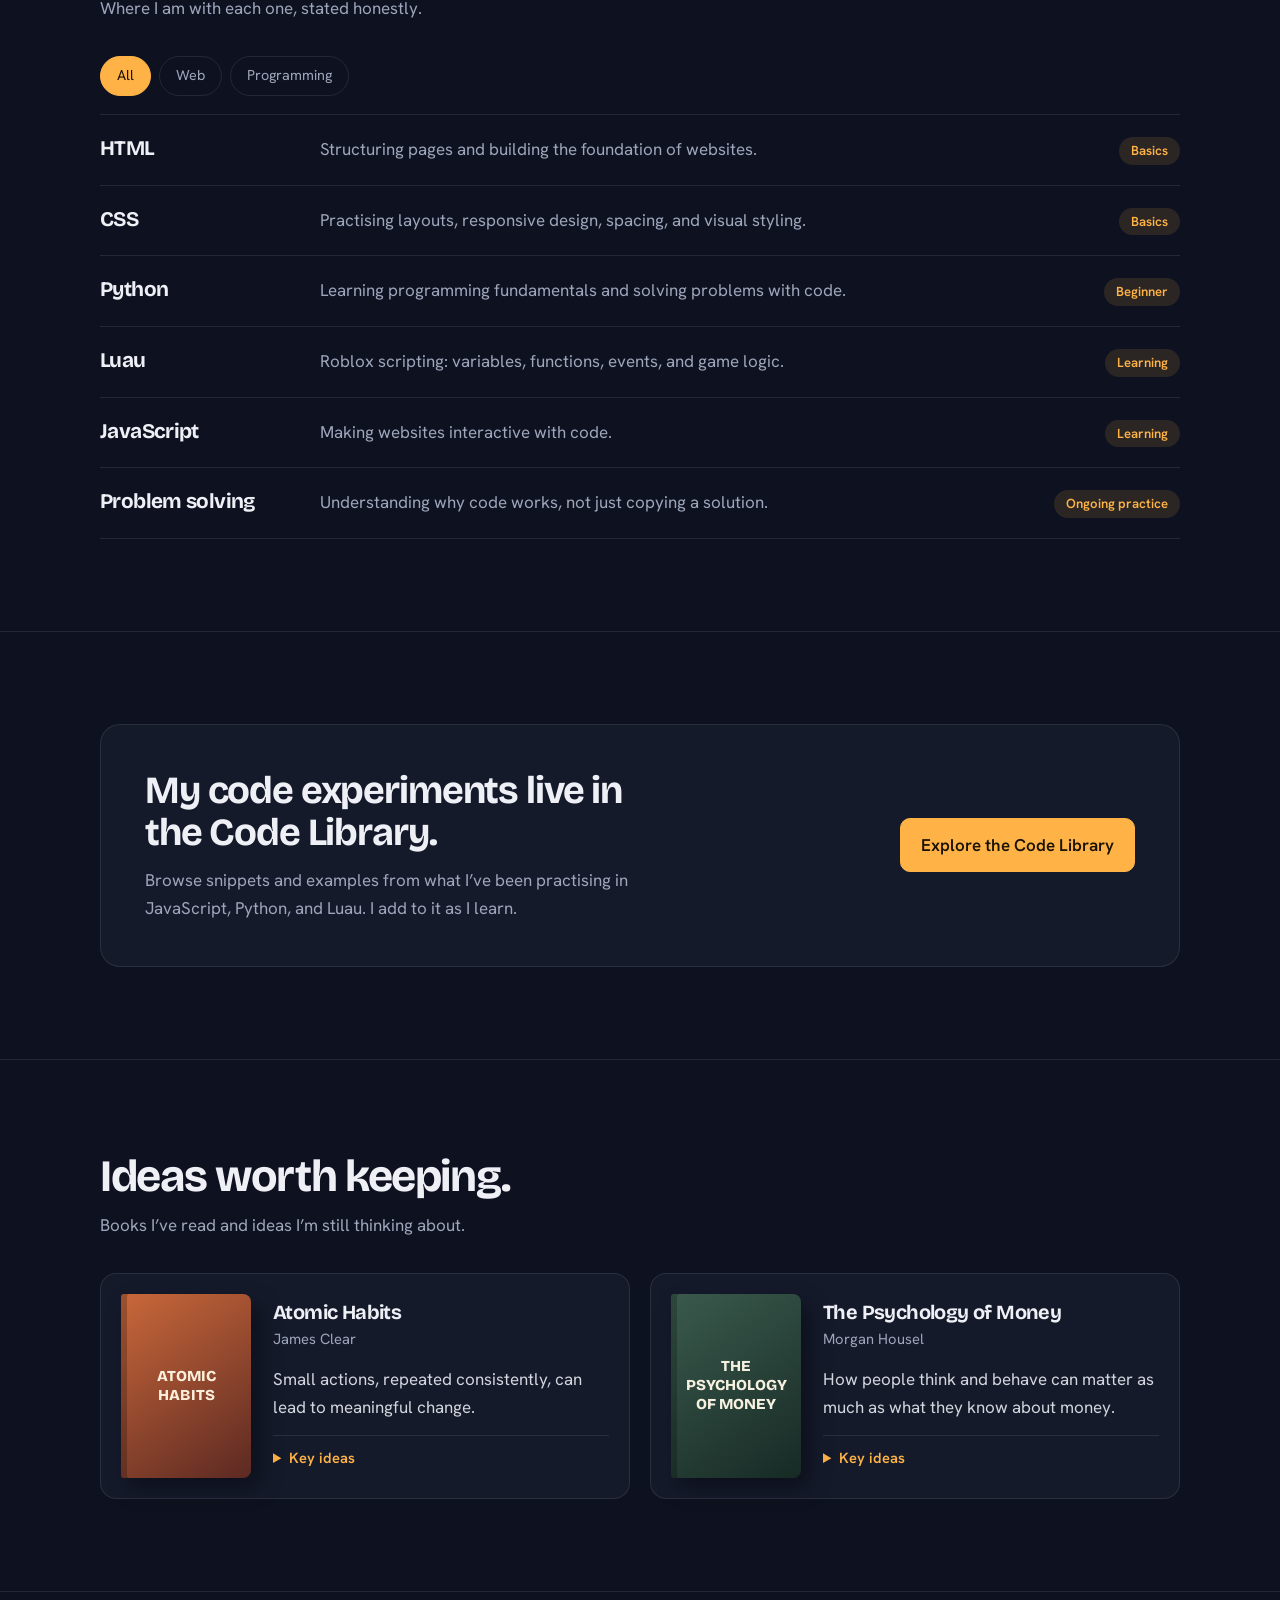
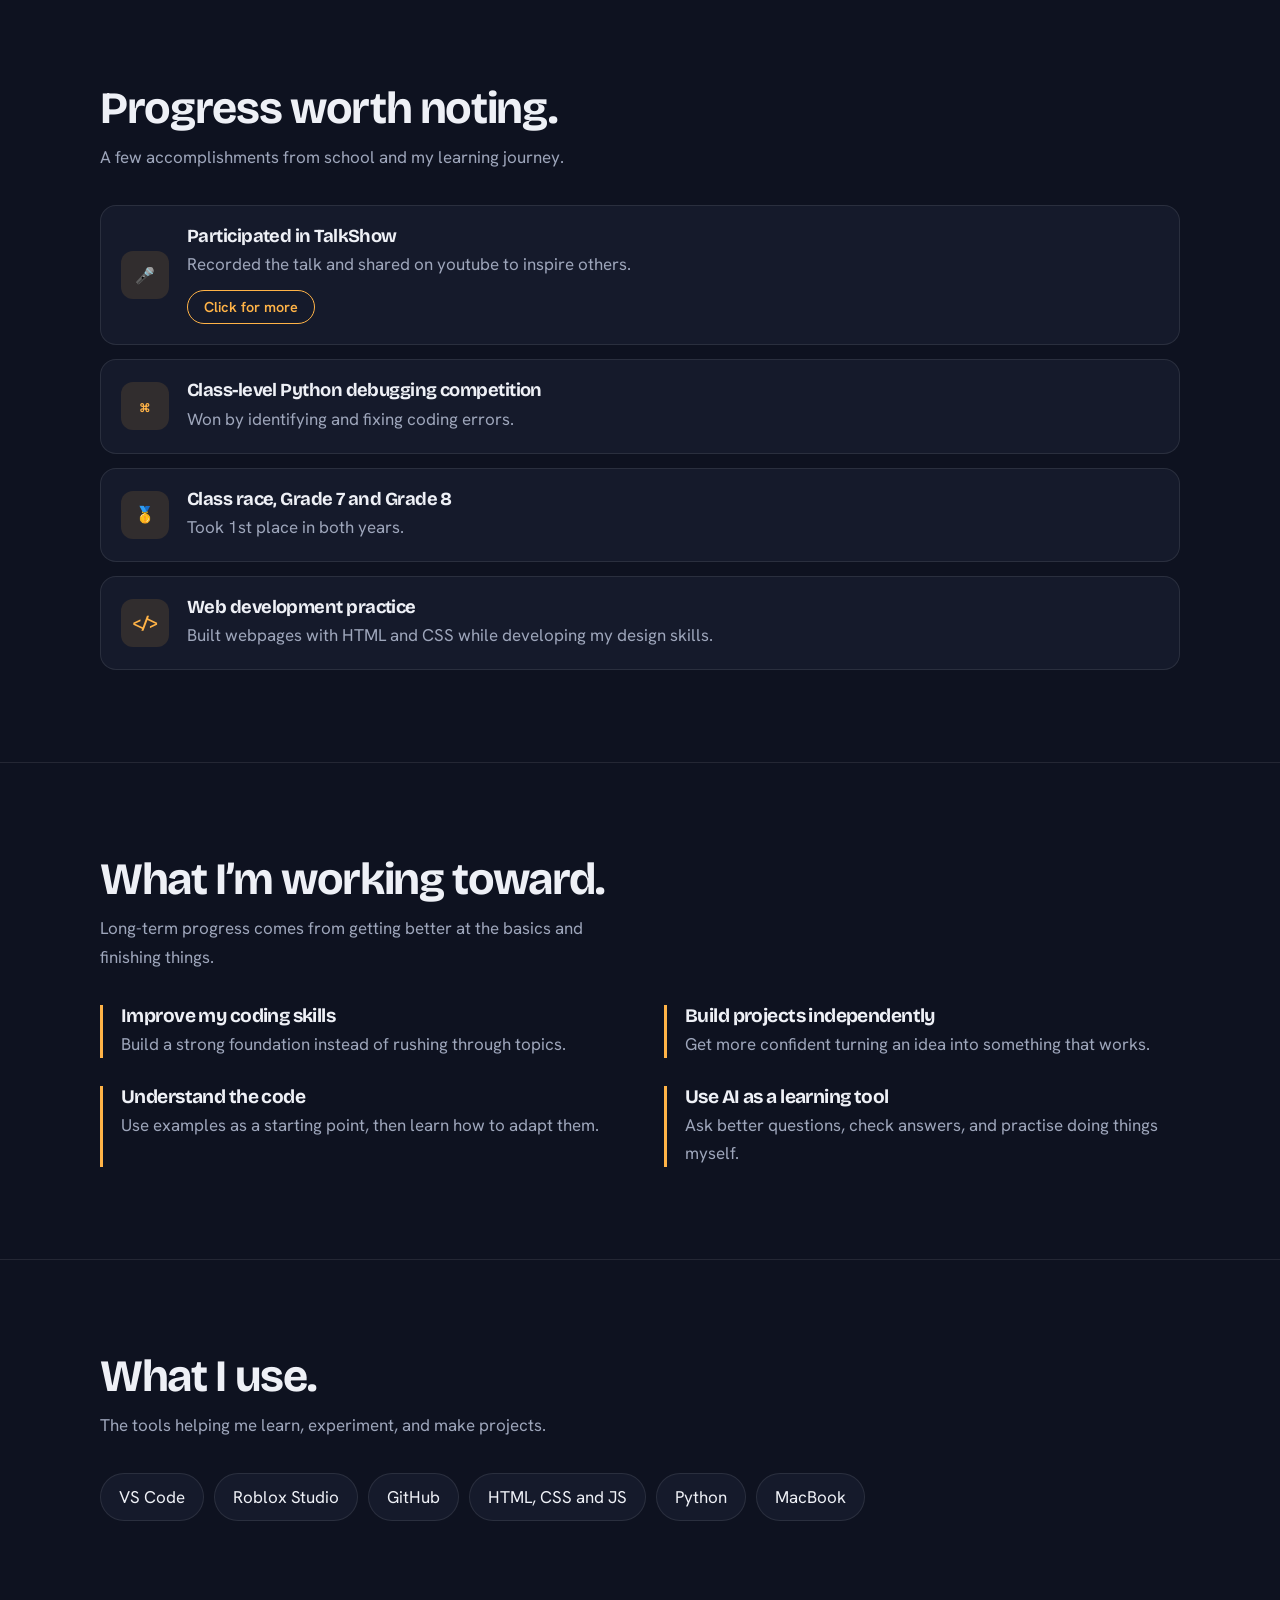
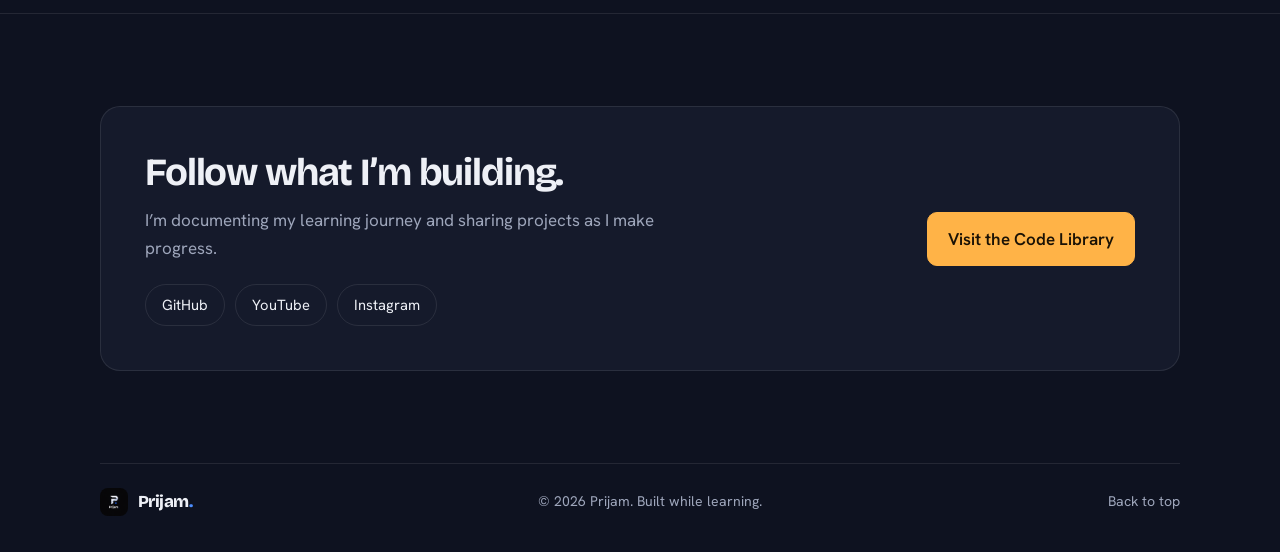
<file: Main/Main Page /ALL/index.html>
<!doctype html>
<html lang="en">
<head>
<meta charset="UTF-8">
<meta name="viewport" content="width=device-width, initial-scale=1">
<meta name="theme-color" content="#0e1220">
<meta name="description" content="Prijam’s personal portfolio — a student learning to code, building projects, and exploring ideas.">
<meta property="og:type" content="website">
<meta property="og:title" content="Prijam | Student Learning to Code">
<meta property="og:description" content="A student learning to code, building projects, and sharing the journey.">
<title>Prijam | Student Learning to Code</title>
<link rel="icon" type="image/png" href="logo.png">
<link rel="preconnect" href="https://fonts.googleapis.com">
<link rel="preconnect" href="https://fonts.gstatic.com" crossorigin>

<link rel="stylesheet" href="https://fonts.googleapis.com/css2?family=Bricolage+Grotesque:opsz,wght@12..96,500;12..96,700;12..96,800&family=Hanken+Grotesk:wght@400;500;600&family=JetBrains+Mono&display=swap">
<script>try{var t=localStorage.getItem("theme");if(t)document.documentElement.dataset.theme=t}catch(e){}</script>
<link rel="stylesheet" href="style.css">
<link rel="stylesheet" href="talkshow.css">
<script src="script.js" defer></script>
<script src="talkshow.js" defer></script>
</head>
<body>
<a class="skip" href="#main">Skip to content</a>

<header class="topbar">
  <div class="wrap nav">
    <a href="#home" class="brand" aria-label="Prijam home">
      <img src="logo.png" alt="" class="brand-logo">
      <span>Prijam<span class="brand-dot">.</span></span>
    </a>
    <button class="menu-toggle" id="menuToggle" type="button" aria-controls="navLinks" aria-expanded="false" aria-label="Toggle navigation">Menu</button>
    <nav class="nav-links" id="navLinks" aria-label="Main navigation">
      <a href="#about">About</a>
      <a href="#learning">Learning</a>
      <a href="#books">Books</a>
      <a href="#achievements">Achievements</a>
      <a href="#goals">Goals</a>
      <a href="#tools">Tools</a>
      <a href="code.html" class="nav-code">Code Library</a>
      <a href="#contact">Contact</a>
    </nav>
    <button class="theme-toggle" id="themeToggle" type="button">Light</button>
  </div>
</header>

<main id="main">

<section id="home" class="hero">
  <div class="wrap hero-grid">
    <div>
      <p class="now"><span class="dot"></span>Now learning CSS</p>
      <h1>I’m Prijam, a student learning to code and build things.</h1>
      <p class="hero-copy">I’m learning programming and exploring how technology works. This site is where I share what I’m learning, the books I read, and the goals I’m working toward.</p>
      <div class="hero-actions">
        <a href="#learning" class="btn primary">What I’m learning</a>
        <a href="code.html" class="btn">Open the Code Library</a>
      </div>
      <p class="stack">HTML, CSS, Python, JavaScript and Luau. I learn by building.</p>
    </div>

    <div class="editor">
      <div class="editor-top"><span class="dots"><i></i><i></i><i></i></span><span>hello.js</span></div>
      <div class="code" role="img" aria-label="A small JavaScript example that prints your goal">
        <span class="ln" style="--n:1"><span class="k">const</span> goal = <span class="s">"<span id="goalText">keep learning</span>"</span>;</span>
        <span class="ln" style="--n:2">&nbsp;</span>
        <span class="ln" style="--n:3"><span class="k">function</span> <span class="f">makeProgress</span>() {</span>
        <span class="ln" style="--n:4">  <span class="k">return</span> goal;</span>
        <span class="ln" style="--n:5">}</span>
        <span class="ln" style="--n:6">&nbsp;</span>
        <span class="ln" style="--n:7">console.log(<span class="f">makeProgress</span>());</span>
        <span class="ln out" style="--n:8">&gt; <span id="goalOut">keep learning</span><span class="caret"></span></span>
      </div>
      <div class="editor-bar"><label for="goalInput">Change the goal</label><input id="goalInput" type="text" maxlength="28" value="keep learning" autocomplete="off"><button type="button" id="replay">Replay</button></div>
    </div>
  </div>
</section>

<section id="about">
  <div class="wrap">
    <div class="head"><h2>Curious by default.</h2></div>
    <div class="about">
      <div>
        <p>I’m a student interested in programming, technology, and personal development. I like understanding how things work, then experimenting with them myself.</p>
        <p>I’m still learning, so I don’t pretend to know everything. My goal is to keep improving, build projects independently, and learn from mistakes instead of giving up when something breaks.</p>
      </div>
      <dl class="facts">
        <div><dt>Learning</dt><dd>Programming</dd></div>
        <div><dt>Building</dt><dd>Small projects</dd></div>
        <div><dt>Improving</dt><dd>Consistency</dd></div>
        <div><dt>Approach</dt><dd>Learn by doing</dd></div>
      </dl>
    </div>
  </div>
</section>

<section id="learning">
  <div class="wrap">
    <div class="head">
      <h2>Skills in progress.</h2>
      <p>Where I am with each one, stated honestly.</p>
    </div>
    <div class="filters" role="group" aria-label="Filter skills"><button type="button" class="filter" data-f="all" aria-pressed="true">All</button><button type="button" class="filter" data-f="web" aria-pressed="false">Web</button><button type="button" class="filter" data-f="programming" aria-pressed="false">Programming</button></div>
    <ul class="skills">
      <li data-tags="web"><h3>HTML</h3><p>Structuring pages and building the foundation of websites.</p><span class="stage">Basics</span></li>
      <li data-tags="web"><h3>CSS</h3><p>Practising layouts, responsive design, spacing, and visual styling.</p><span class="stage">Basics</span></li>
      <li data-tags="programming"><h3>Python</h3><p>Learning programming fundamentals and solving problems with code.</p><span class="stage">Beginner</span></li>
      <li data-tags="programming"><h3>Luau</h3><p>Roblox scripting: variables, functions, events, and game logic.</p><span class="stage">Learning</span></li>
      <li data-tags="web programming"><h3>JavaScript</h3><p>Making websites interactive with code.</p><span class="stage">Learning</span></li>
      <li data-tags="programming"><h3>Problem solving</h3><p>Understanding why code works, not just copying a solution.</p><span class="stage">Ongoing practice</span></li>
    </ul>
  </div>
</section>

<section id="code-library">
  <div class="wrap">
    <div class="lib">
      <div>
        <h2>My code experiments live in the Code Library.</h2>
        <p>Browse snippets and examples from what I’ve been practising in JavaScript, Python, and Luau. I add to it as I learn.</p>
      </div>
      <a href="code.html" class="btn primary">Explore the Code Library</a>
    </div>
  </div>
</section>

<section id="books">
  <div class="wrap">
    <div class="head">
      <h2>Ideas worth keeping.</h2>
      <p>Books I’ve read and ideas I’m still thinking about.</p>
    </div>
    <div class="books">
      <article class="book">
        <div class="cover warm" role="img" aria-label="Atomic Habits book cover"><img src="https://covers.openlibrary.org/b/isbn/9780735211292-L.jpg?default=false" alt="" loading="lazy" onerror="this.remove()"><span>ATOMIC<br>HABITS</span></div>
        <div>
          <h3>Atomic Habits</h3>
          <p class="author">James Clear</p>
          <p class="take">Small actions, repeated consistently, can lead to meaningful change.</p><details class="ideas"><summary>Key ideas</summary><ul><li>Aim to get 1% better each day; small gains compound.</li><li>Habits run on a loop: cue, craving, response, reward.</li><li>Focus on who you want to become, not only the result.</li></ul></details>
        </div>
      </article>
      <article class="book">
        <div class="cover green" role="img" aria-label="The Psychology of Money book cover"><img src="https://covers.openlibrary.org/b/isbn/9780857197689-L.jpg?default=false" alt="" loading="lazy" onerror="this.remove()"><span>THE<br>PSYCHOLOGY<br>OF MONEY</span></div>
        <div>
          <h3>The Psychology of Money</h3>
          <p class="author">Morgan Housel</p>
          <p class="take">How people think and behave can matter as much as what they know about money.</p><details class="ideas"><summary>Key ideas</summary><ul><li>Behaviour matters more than knowledge.</li><li>Luck and risk shape outcomes more than we admit.</li><li>Knowing when you have enough is a skill.</li></ul></details>
        </div>
      </article>
    </div>
  </div>
</section>

<section id="achievements">
  <div class="wrap">
    <div class="head">
      <h2>Progress worth noting.</h2>
      <p>A few accomplishments from school and my learning journey.</p>
    </div>
    <ul class="wins">
      <li><span class="ic" aria-hidden="true">🎤</span><div><h3>Participated in TalkShow</h3><p>Recorded the talk and shared on youtube to inspire others.</p><button type="button" class="more" data-video="CoeDfIRcELQ" data-title="Prijam Talkshow">Click for more</button></div></li>
      <li><span class="ic" aria-hidden="true">⌘</span><div><h3>Class-level Python debugging competition</h3><p>Won by identifying and fixing coding errors.</p></div></li>
      <li><span class="ic" aria-hidden="true">🥇</span><div><h3>Class race, Grade 7 and Grade 8</h3><p>Took 1st place in both years.</p></div></li>
      <li><span class="ic" aria-hidden="true">&lt;/&gt;</span><div><h3>Web development practice</h3><p>Built webpages with HTML and CSS while developing my design skills.</p></div></li>
    </ul>
  </div>
</section>

<section id="goals">
  <div class="wrap">
    <div class="head">
      <h2>What I’m working toward.</h2>
      <p>Long-term progress comes from getting better at the basics and finishing things.</p>
    </div>
    <ul class="goals">
      <li><h3>Improve my coding skills</h3><p>Build a strong foundation instead of rushing through topics.</p></li>
      <li><h3>Build projects independently</h3><p>Get more confident turning an idea into something that works.</p></li>
      <li><h3>Understand the code</h3><p>Use examples as a starting point, then learn how to adapt them.</p></li>
      <li><h3>Use AI as a learning tool</h3><p>Ask better questions, check answers, and practise doing things myself.</p></li>
    </ul>
  </div>
</section>

<section id="tools">
  <div class="wrap">
    <div class="head">
      <h2>What I use.</h2>
      <p>The tools helping me learn, experiment, and make projects.</p>
    </div>
    <ul class="chips">
      <li>VS Code</li><li>Roblox Studio</li><li>GitHub</li><li>HTML, CSS and JS</li><li>Python</li><li>MacBook</li>
    </ul>
  </div>
</section>

<section id="contact">
  <div class="wrap">
    <div class="lib">
      <div>
        <h2>Follow what I’m building.</h2>
        <p>I’m documenting my learning journey and sharing projects as I make progress.</p>
        <div class="socials">
          <a href="https://github.com/Privalk67" target="_blank" rel="noopener noreferrer">GitHub</a>
          <a href="https://www.youtube.com/@Privalk1" target="_blank" rel="noopener noreferrer">YouTube</a>
          <a href="https://www.instagram.com/prijam.dev/" target="_blank" rel="noopener noreferrer">Instagram</a>
        </div>
      </div>
      <a href="code.html" class="btn primary">Visit the Code Library</a>
    </div>
  </div>
</section>

</main>

<footer>
  <div class="wrap foot">
    <a href="#home" class="brand footer-brand"><img src="logo.png" alt="" class="brand-logo"><span>Prijam<span class="brand-dot">.</span></span></a>
    <span>© <span id="year"></span> Prijam. Built while learning.</span>
    <a href="#home" class="back-top">Back to top</a>
  </div>
</footer>

<dialog id="videoModal" class="vmodal" aria-labelledby="videoTitle">
  <div class="vmodal-bar">
    <h3 id="videoTitle">Video</h3>
    <button type="button" class="vclose" aria-label="Close video">✕</button>
  </div>
  <div class="vframe"></div>
</dialog>
</body>
</html>
</file>
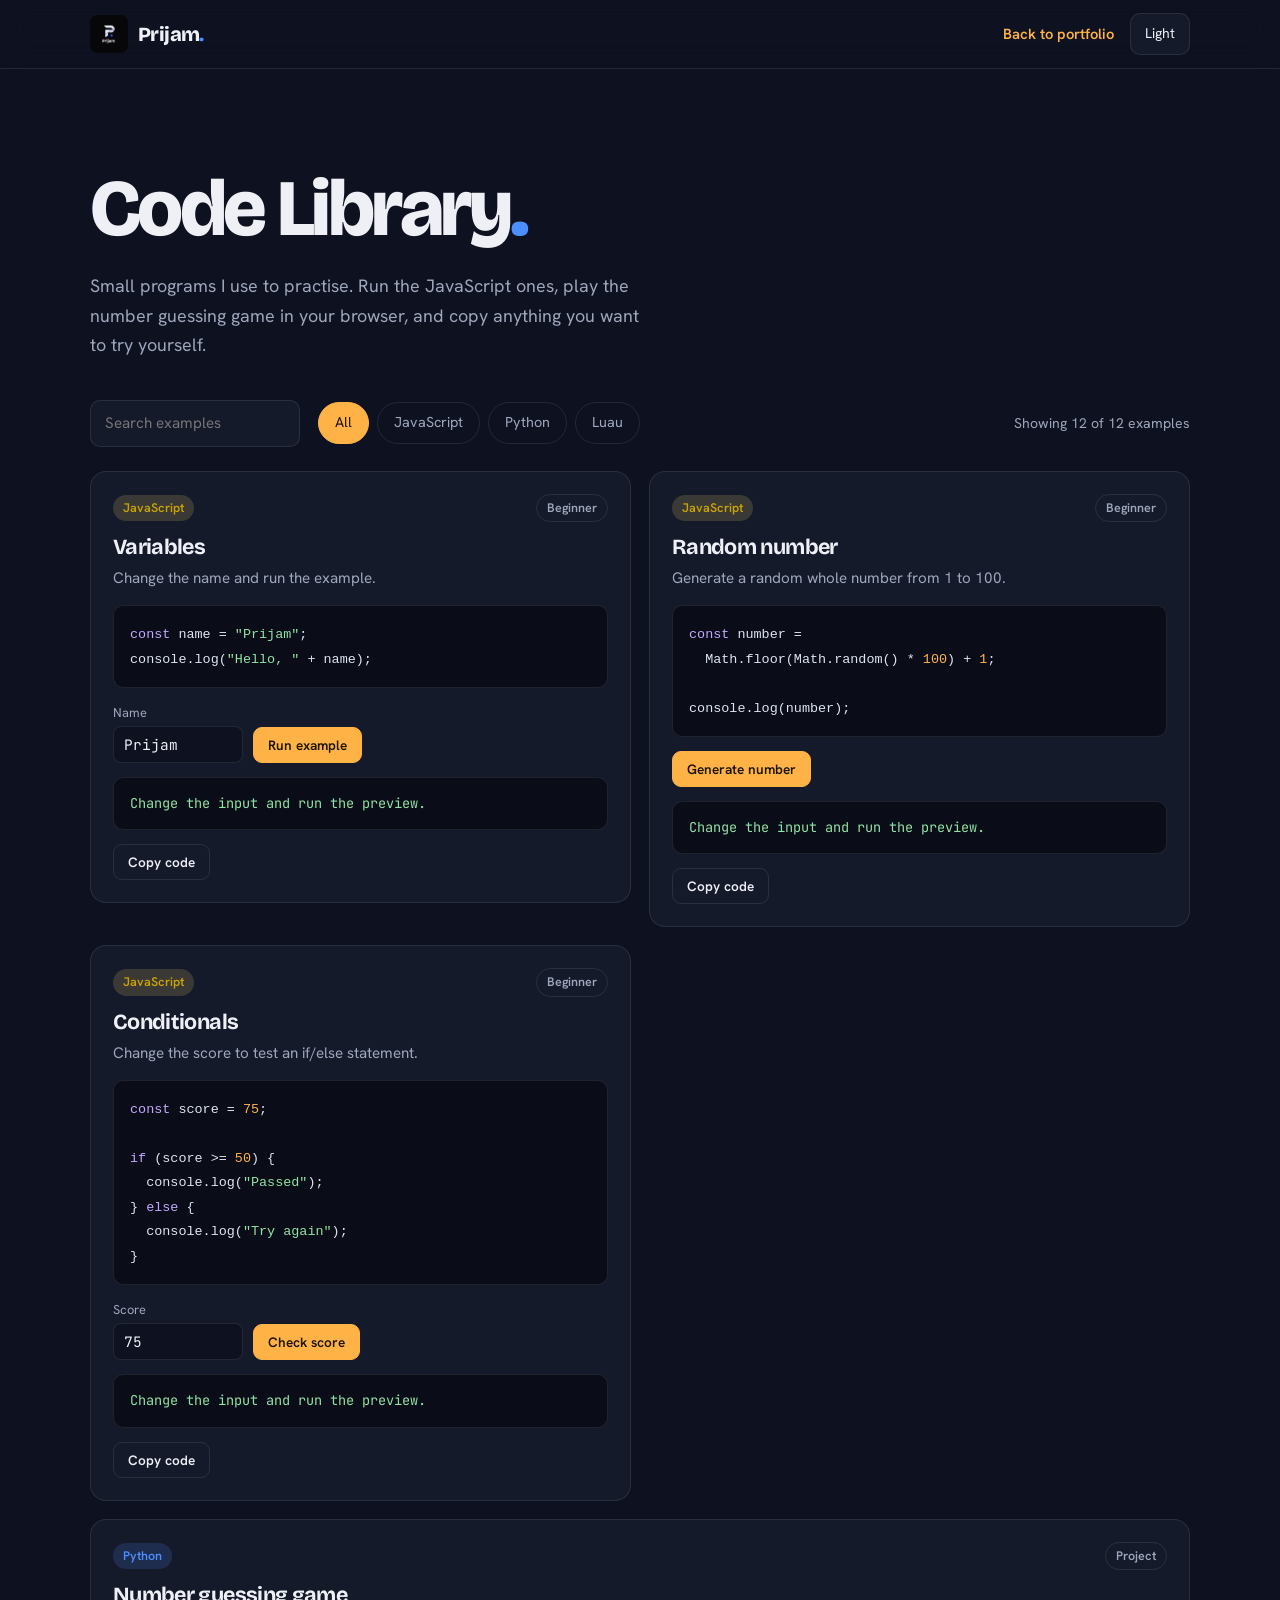
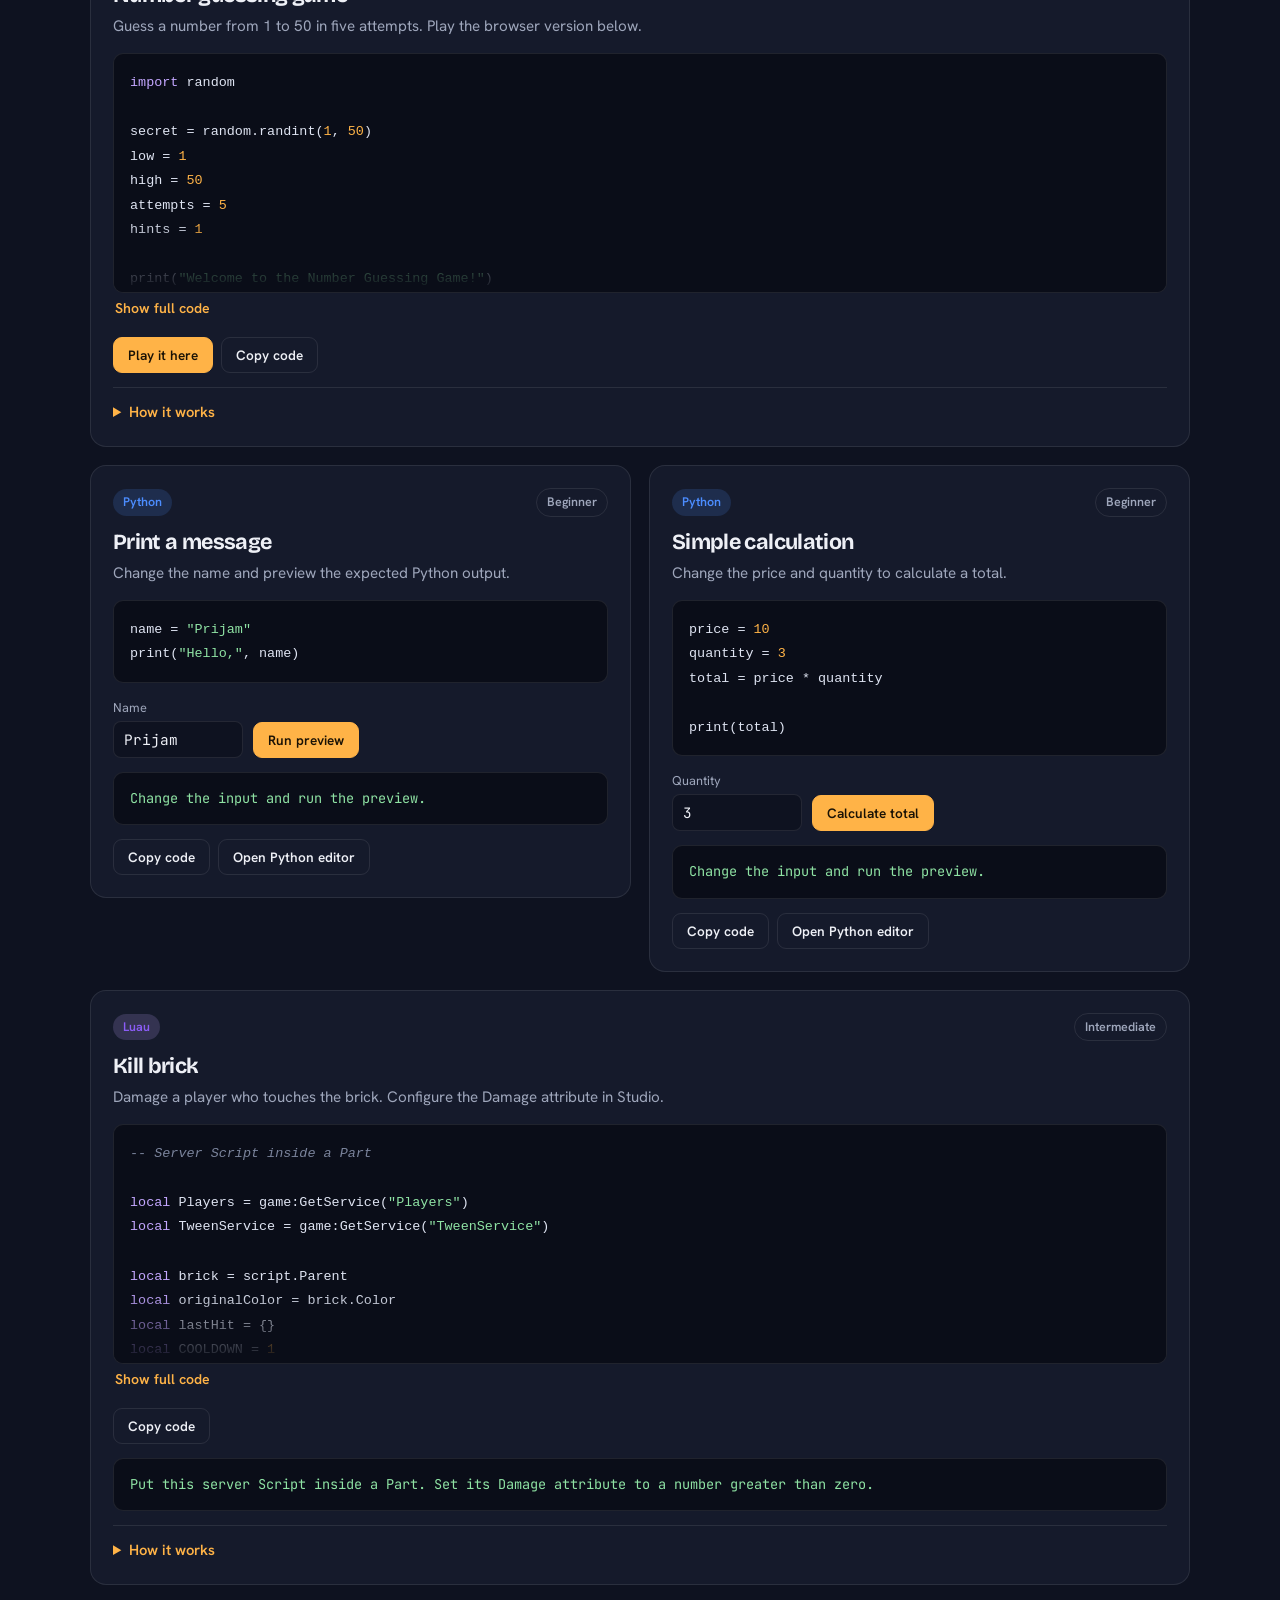
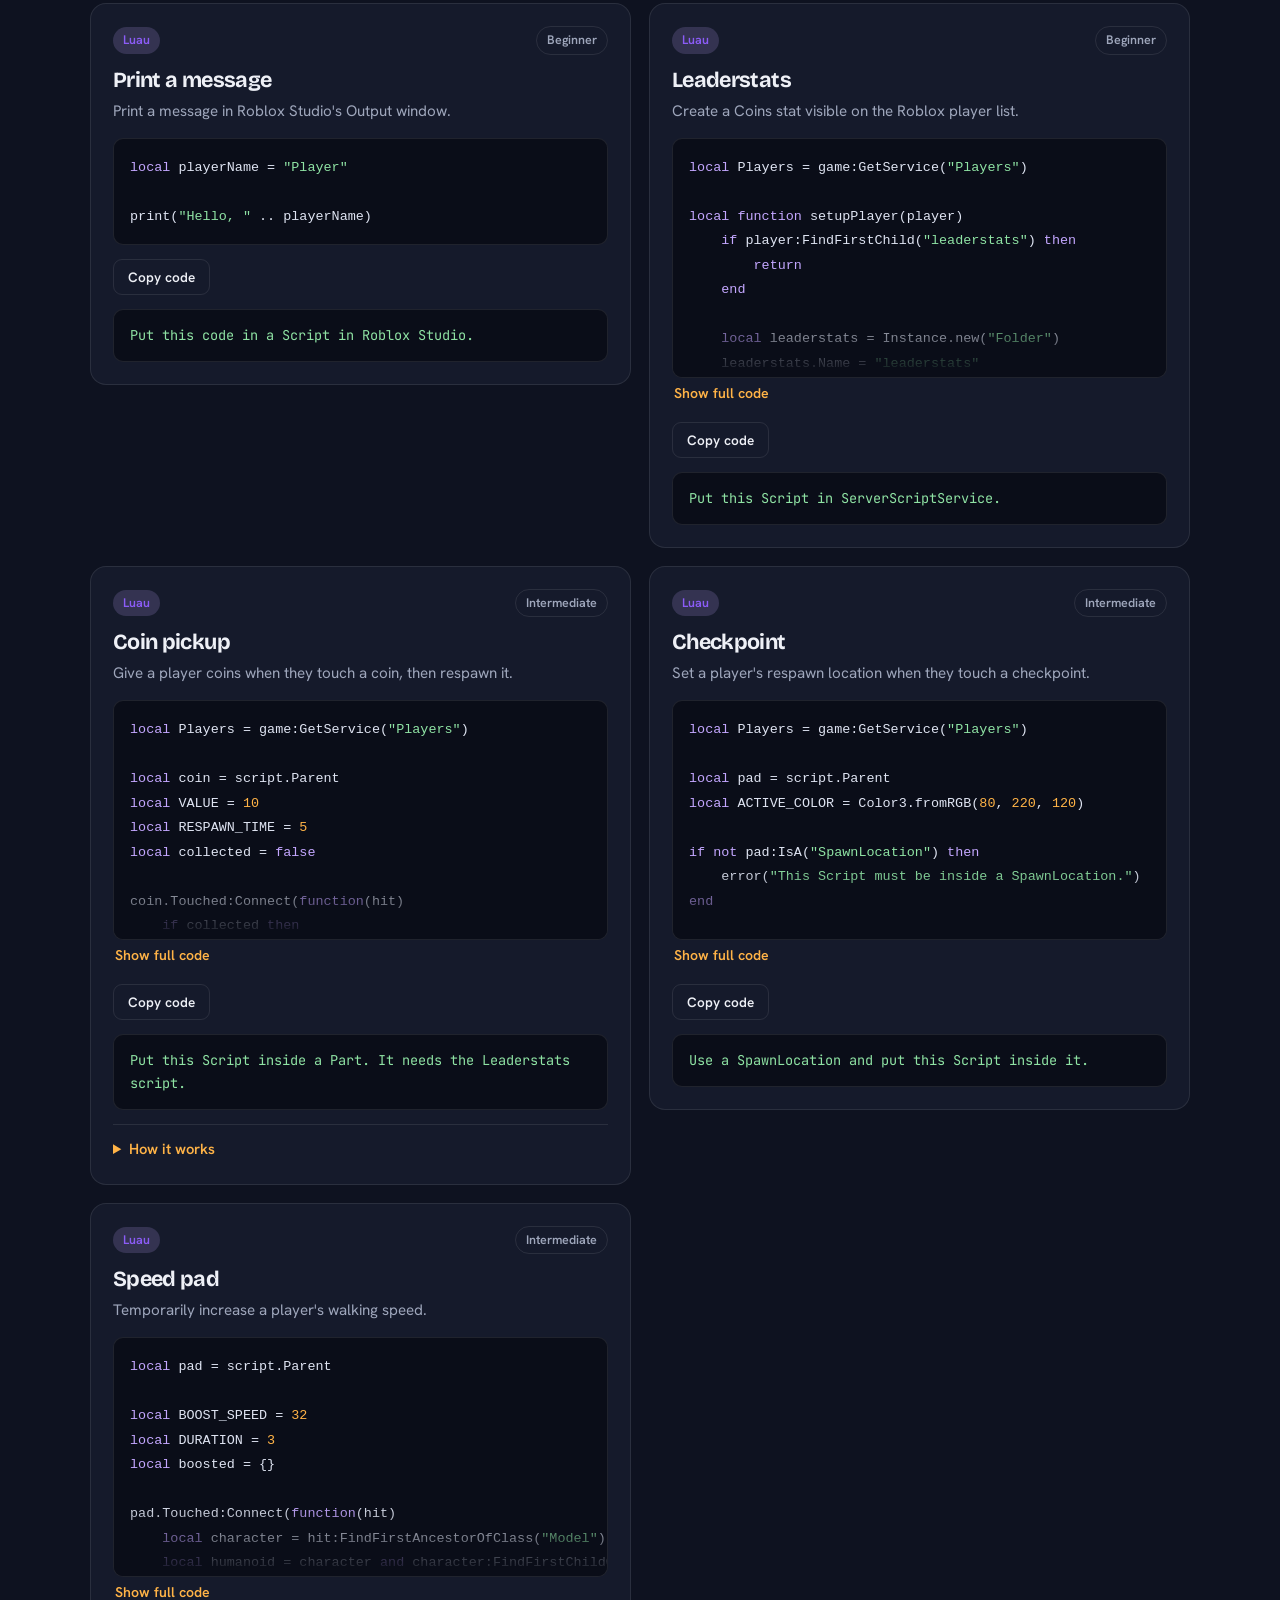
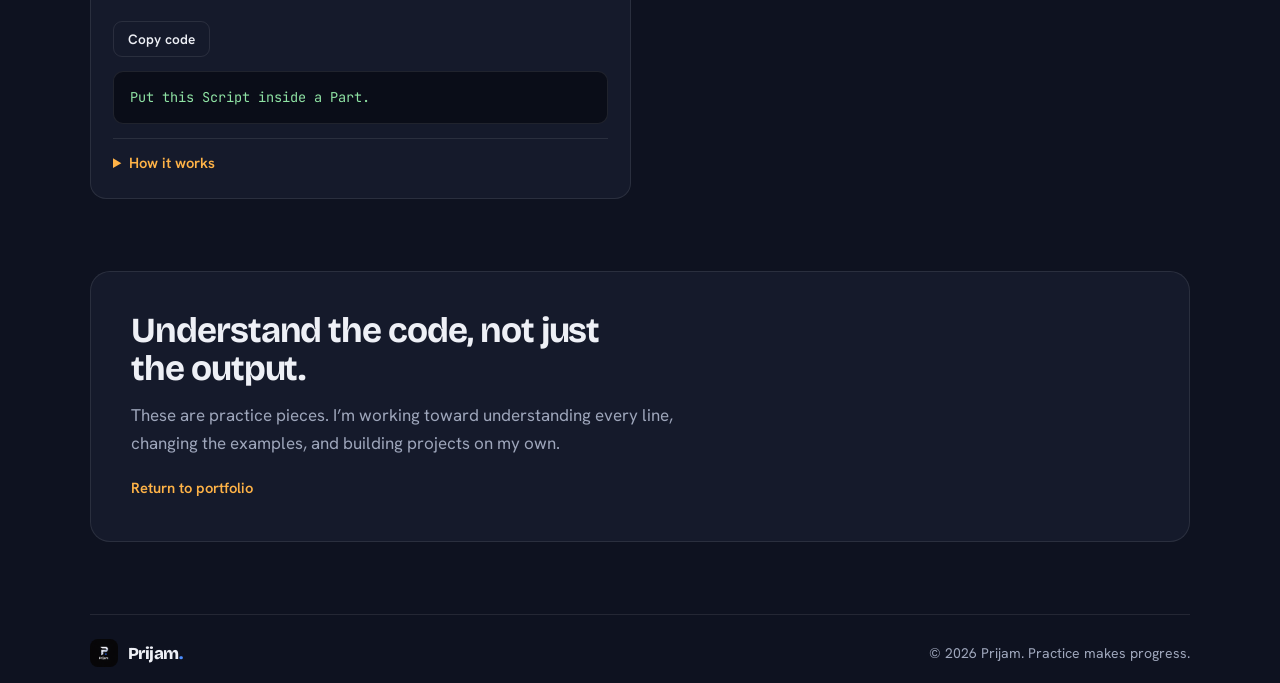
<file: Main/code.html>
<!doctype html>
<html lang="en">
<head>
<meta charset="UTF-8">
<meta name="viewport" content="width=device-width, initial-scale=1">
<meta name="theme-color" content="#0e1220">
<meta name="description" content="Programming practice examples by Prijam: JavaScript, Python and Luau.">
<title>Code Library | Prijam</title>
<link rel="icon" href="logo.png" type="image/png">
<link rel="preconnect" href="https://fonts.googleapis.com">
<link rel="preconnect" href="https://fonts.gstatic.com" crossorigin>
<link rel="stylesheet" href="https://fonts.googleapis.com/css2?family=Bricolage+Grotesque:opsz,wght@12..96,500;12..96,700;12..96,800&family=Hanken+Grotesk:wght@400;500;600&family=JetBrains+Mono&display=swap">
<script>try{var t=localStorage.getItem("theme");if(t)document.documentElement.dataset.theme=t}catch(e){}</script>
<link rel="stylesheet" href="code.css">
<script src="code.js" defer></script>
</head>
<body>
<header class="topbar">
  <div class="wrap nav">
    <a class="brand" href="index.html" aria-label="Back to Prijam’s portfolio"><img src="logo.png" alt="" class="brand-logo"><span>Prijam<span class="brand-dot">.</span></span></a>
    <div class="nav-right"><a class="back" href="index.html">Back to portfolio</a><button class="theme-toggle" id="themeToggle" type="button">Light</button></div>
  </div>
</header>

<main class="wrap">
  <section class="page-hero">
    <h1>Code Library<span class="brand-dot">.</span></h1>
    <p class="intro">Small programs I use to practise. Run the JavaScript ones, play the number guessing game in your browser, and copy anything you want to try yourself.</p>
  </section>

  <section>
    <div class="toolbar">
      <label class="search"><span class="sr">Search examples</span><input id="search" type="search" placeholder="Search examples" autocomplete="off"></label>
      <div class="chips" role="group" aria-label="Filter by language">
        <button type="button" class="chip" data-f="all" aria-pressed="true">All</button>
        <button type="button" class="chip" data-f="javascript" aria-pressed="false">JavaScript</button>
        <button type="button" class="chip" data-f="python" aria-pressed="false">Python</button>
        <button type="button" class="chip" data-f="luau" aria-pressed="false">Luau</button>
      </div>
      <p id="count" aria-live="polite"></p>
    </div>
    <div class="grid" id="grid"></div>
    <p class="empty" id="empty" hidden>No examples match. Try a different search or language.</p>
  </section>

  <section class="note">
    <h2>Understand the code, not just the output.</h2>
    <p>These are practice pieces. I’m working toward understanding every line, changing the examples, and building projects on my own.</p>
    <a class="back" href="index.html">Return to portfolio</a>
  </section>
</main>

<footer>
  <div class="wrap foot">
    <a href="index.html" class="brand footer-brand"><img src="logo.png" alt="" class="brand-logo"><span>Prijam<span class="brand-dot">.</span></span></a>
    <span>© <span id="year"></span> Prijam. Practice makes progress.</span>
  </div>
</footer>
</body>
</html>
</file>
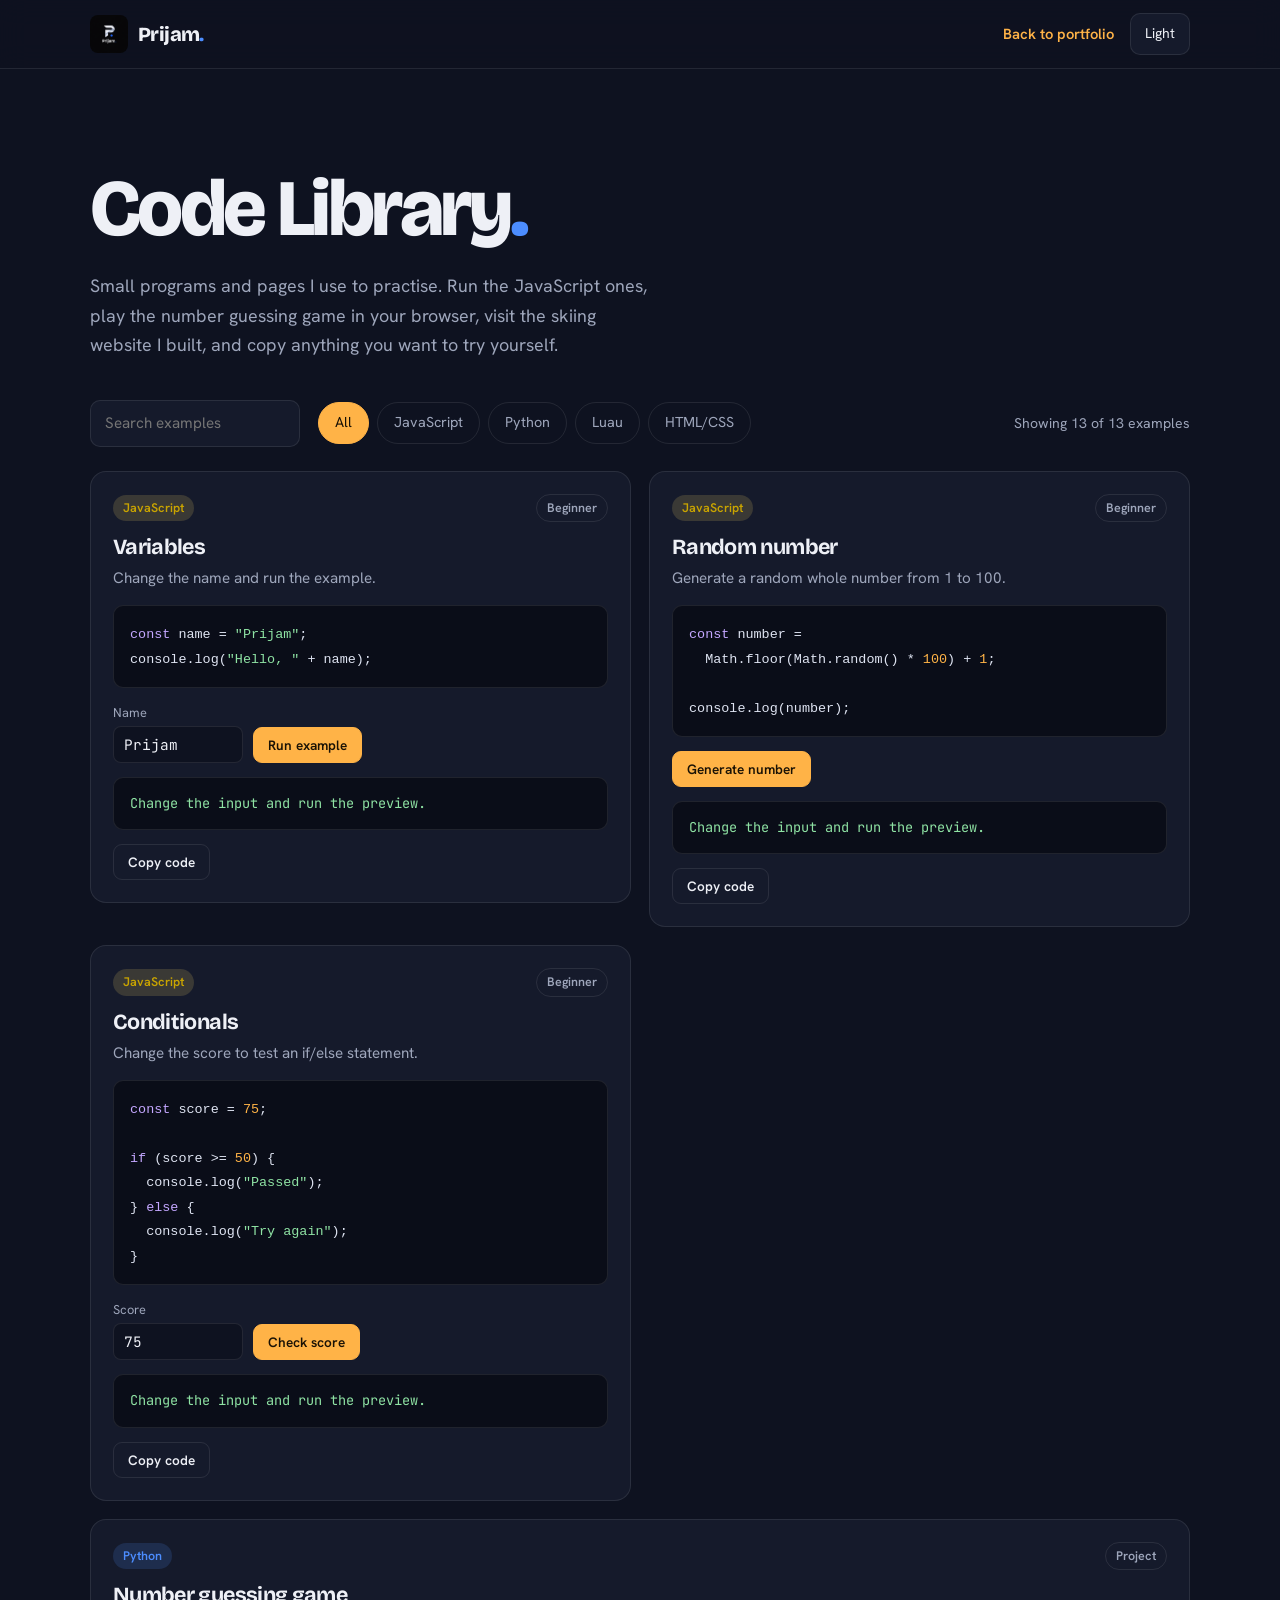
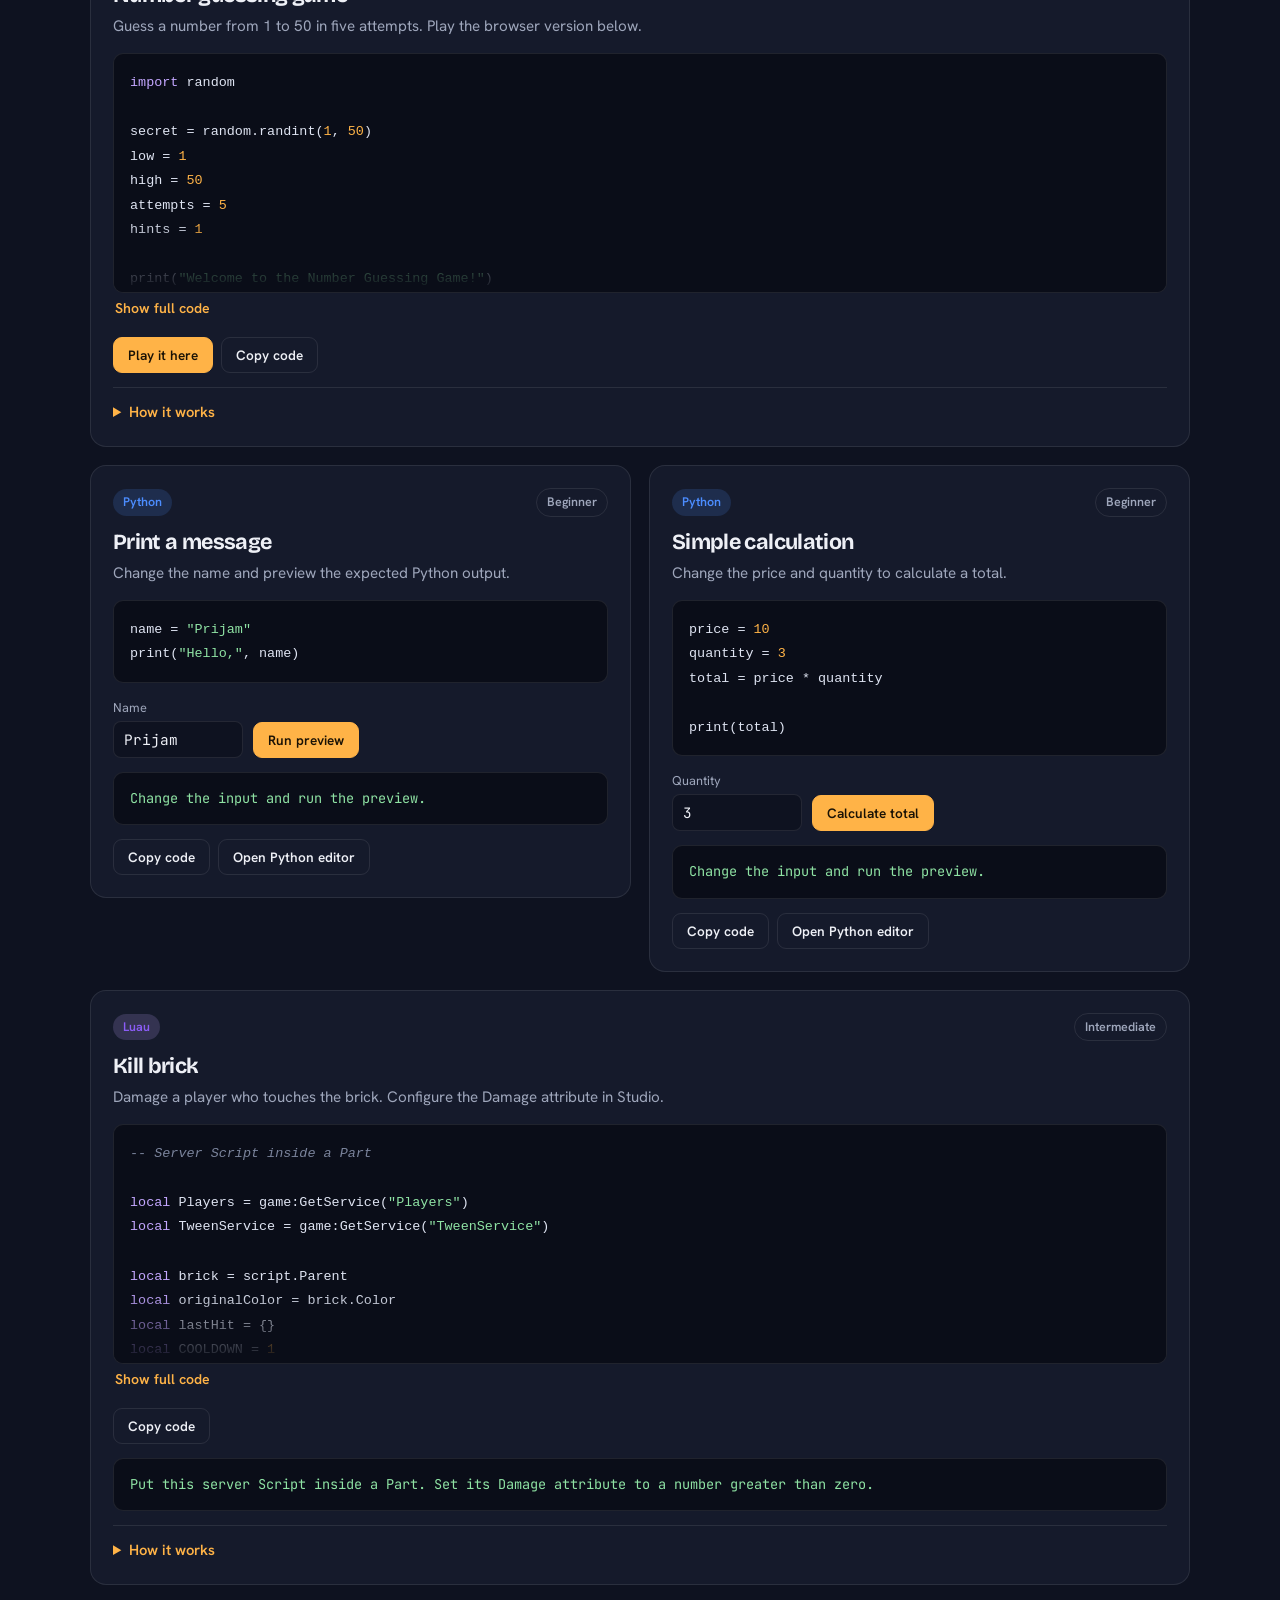
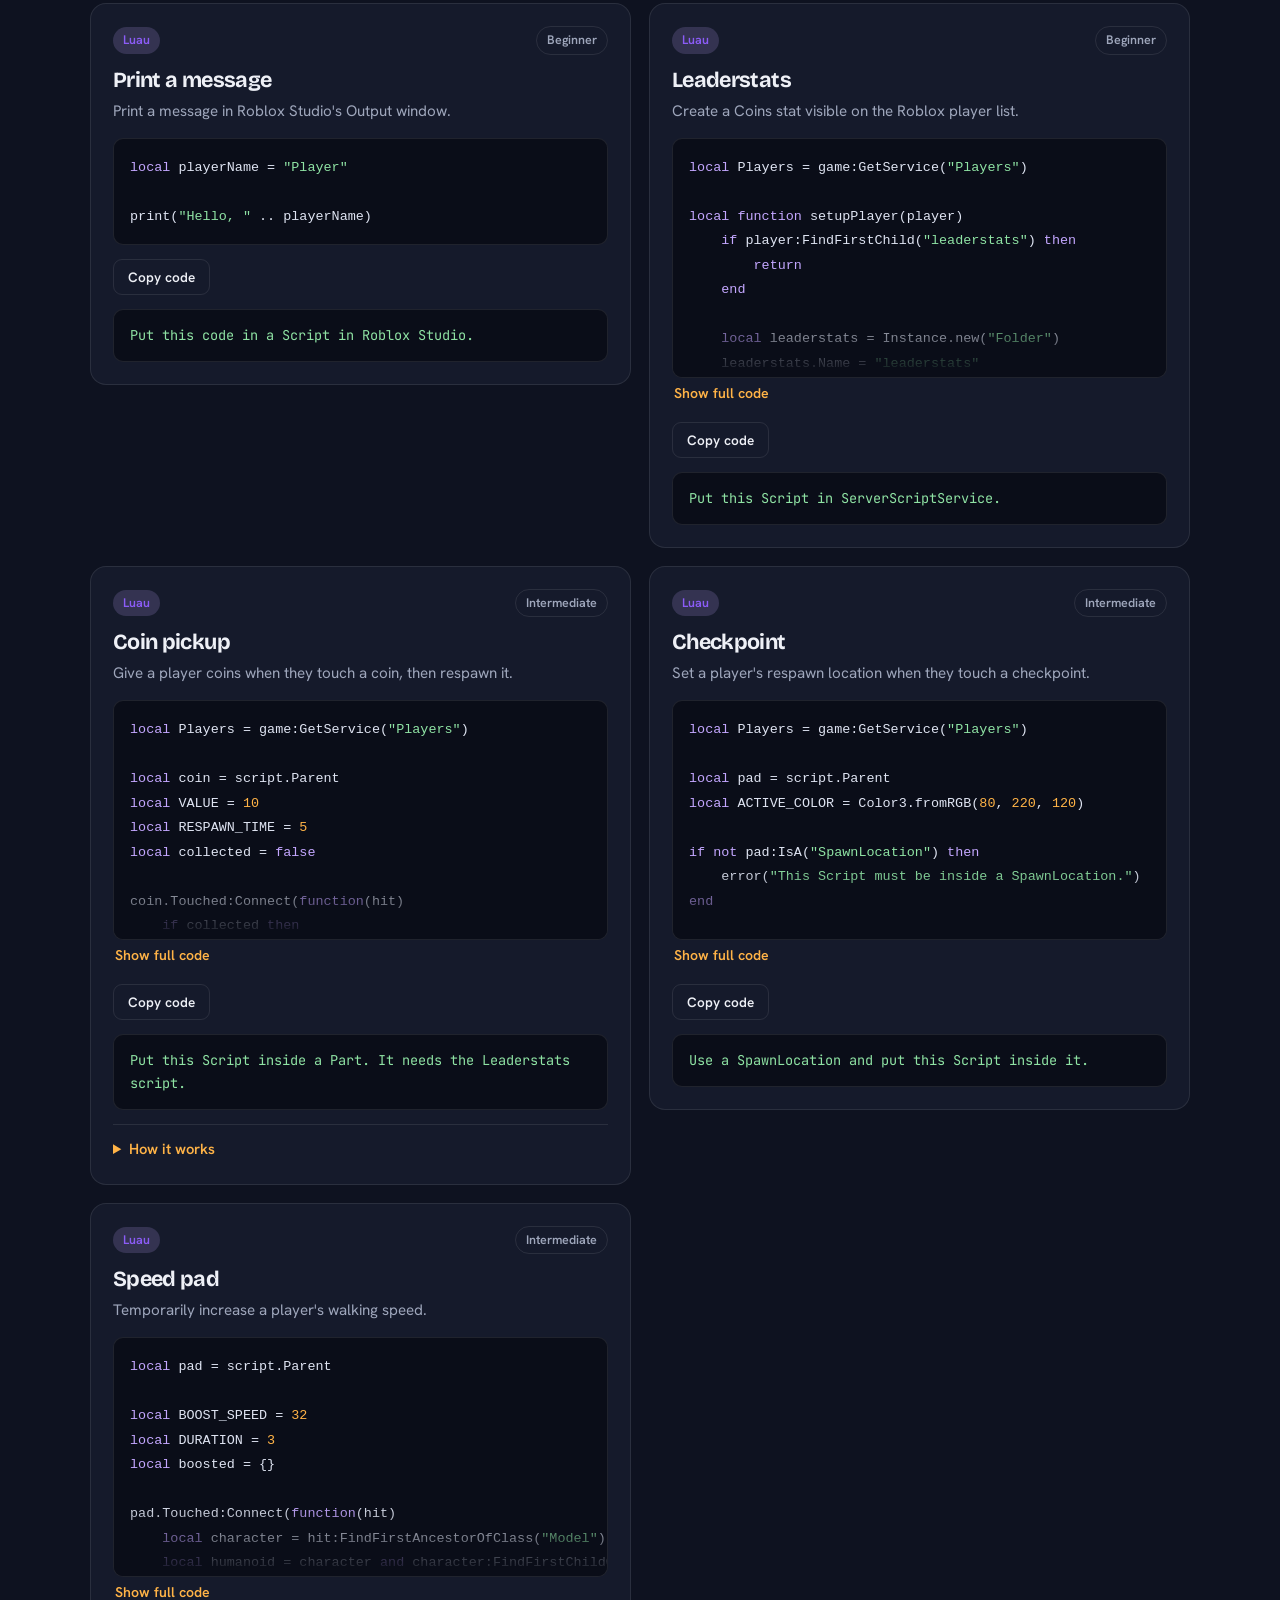
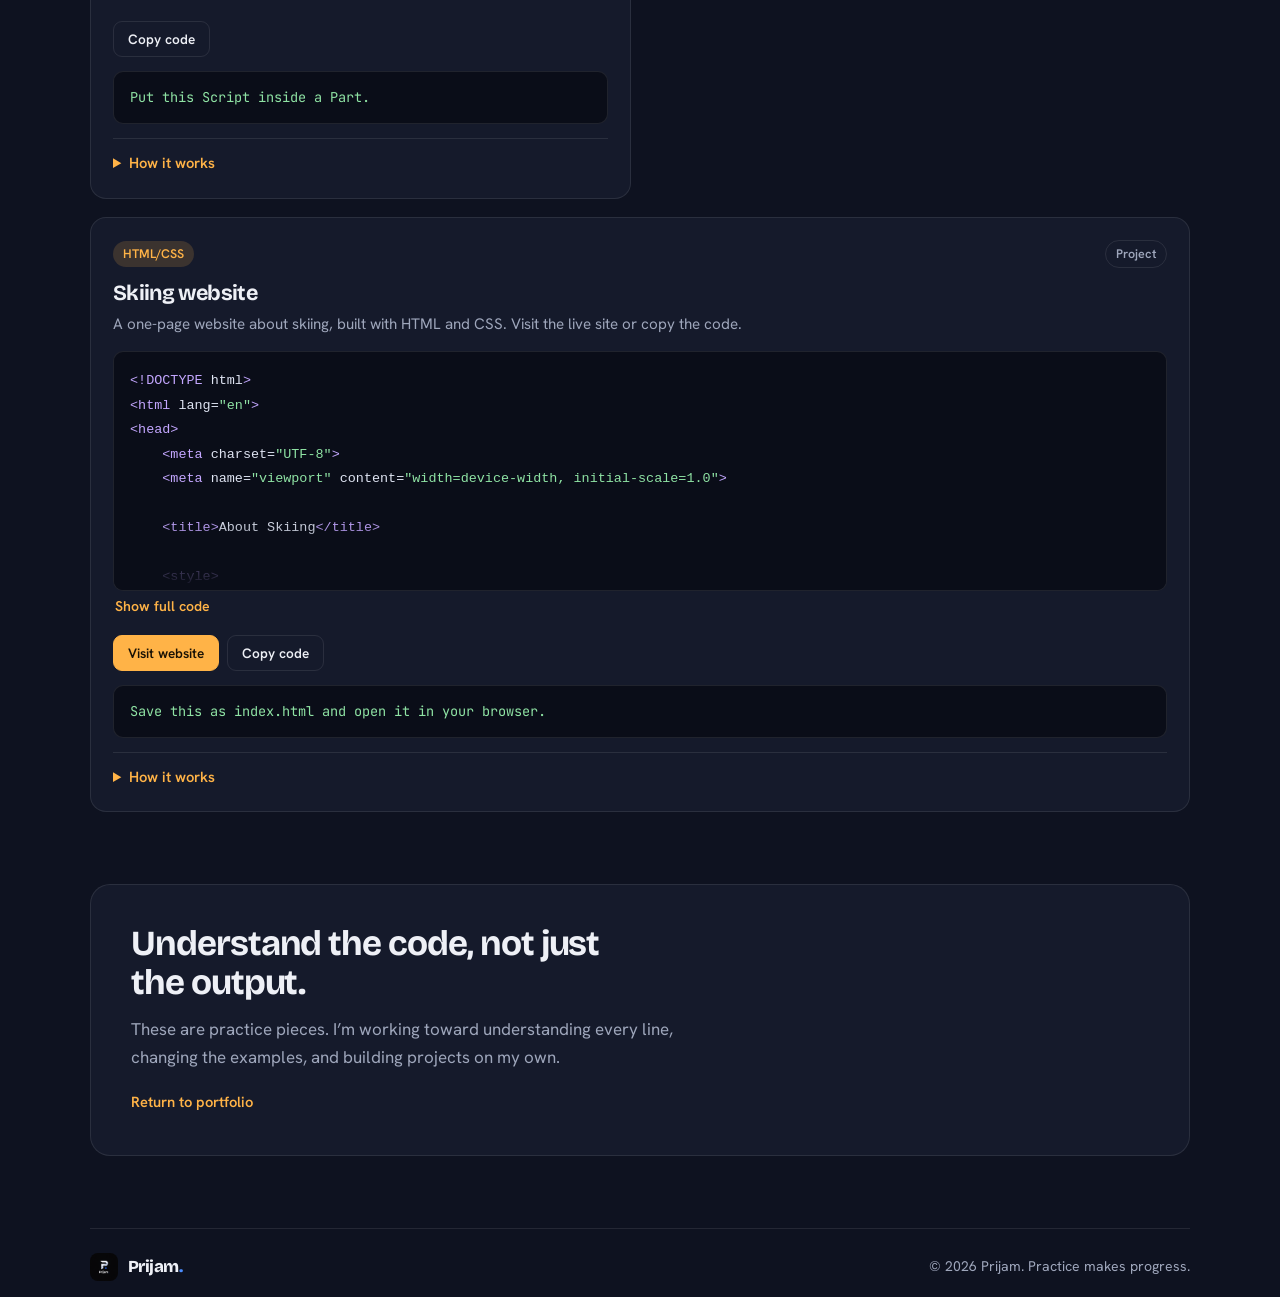
<file: Main/Main Page /ALL/code.html>
<!doctype html>
<html lang="en">
<head>
<meta charset="UTF-8">
<meta name="viewport" content="width=device-width, initial-scale=1">
<meta name="theme-color" content="#0e1220">
<meta name="description" content="Programming practice examples by Prijam: JavaScript, Python, Luau and HTML/CSS.">
<title>Code Library | Prijam</title>
<link rel="icon" href="logo.png" type="image/png">
<link rel="preconnect" href="https://fonts.googleapis.com">
<link rel="preconnect" href="https://fonts.gstatic.com" crossorigin>
<link rel="stylesheet" href="https://fonts.googleapis.com/css2?family=Bricolage+Grotesque:opsz,wght@12..96,500;12..96,700;12..96,800&family=Hanken+Grotesk:wght@400;500;600&family=JetBrains+Mono&display=swap">
<script>try{var t=localStorage.getItem("theme");if(t)document.documentElement.dataset.theme=t}catch(e){}</script>
<link rel="stylesheet" href="code.css">
<script src="code.js" defer></script>
</head>
<body>
<header class="topbar">
  <div class="wrap nav">
    <a class="brand" href="index.html" aria-label="Back to Prijam’s portfolio"><img src="logo.png" alt="" class="brand-logo"><span>Prijam<span class="brand-dot">.</span></span></a>
    <div class="nav-right"><a class="back" href="index.html">Back to portfolio</a><button class="theme-toggle" id="themeToggle" type="button">Light</button></div>
  </div>
</header>

<main class="wrap">
  <section class="page-hero">
    <h1>Code Library<span class="brand-dot">.</span></h1>
    <p class="intro">Small programs and pages I use to practise. Run the JavaScript ones, play the number guessing game in your browser, visit the skiing website I built, and copy anything you want to try yourself.</p>
  </section>

  <section>
    <div class="toolbar">
      <label class="search"><span class="sr">Search examples</span><input id="search" type="search" placeholder="Search examples" autocomplete="off"></label>
      <div class="chips" role="group" aria-label="Filter by language">
        <button type="button" class="chip" data-f="all" aria-pressed="true">All</button>
        <button type="button" class="chip" data-f="javascript" aria-pressed="false">JavaScript</button>
        <button type="button" class="chip" data-f="python" aria-pressed="false">Python</button>
        <button type="button" class="chip" data-f="luau" aria-pressed="false">Luau</button>
        <button type="button" class="chip" data-f="html" aria-pressed="false">HTML/CSS</button>
      </div>
      <p id="count" aria-live="polite"></p>
    </div>
    <div class="grid" id="grid"></div>
    <p class="empty" id="empty" hidden>No examples match. Try a different search or language.</p>
  </section>

  <section class="note">
    <h2>Understand the code, not just the output.</h2>
    <p>These are practice pieces. I’m working toward understanding every line, changing the examples, and building projects on my own.</p>
    <a class="back" href="index.html">Return to portfolio</a>
  </section>
</main>

<footer>
  <div class="wrap foot">
    <a href="index.html" class="brand footer-brand"><img src="logo.png" alt="" class="brand-logo"><span>Prijam<span class="brand-dot">.</span></span></a>
    <span>© <span id="year"></span> Prijam. Practice makes progress.</span>
  </div>
</footer>
</body>
</html>
</file>
<file: Main/style.css>
:root{--bg:#0e1220;--panel:#151a2b;--line:rgba(255,255,255,.09);--text:#eef0f6;--muted:#9ea6bb;--accent:#ffb347;--blue:#4c8dff;--green:#8fe3a4;--violet:#c4a7ff;--max:1080px;--on-accent:#1a1205;color-scheme:dark;
--display:"Bricolage Grotesque",ui-sans-serif,system-ui,sans-serif;--body:"Hanken Grotesk",ui-sans-serif,system-ui,-apple-system,"Segoe UI",sans-serif;--mono:"JetBrains Mono",ui-monospace,SFMono-Regular,Menlo,Consolas,monospace}
*{box-sizing:border-box}
html{scroll-behavior:smooth;scroll-padding-top:84px}
body{margin:0;background:var(--bg);color:var(--text);font:400 1.0625rem/1.65 var(--body)}
h1,h2,h3{font-family:var(--display);margin:0;line-height:1.1;letter-spacing:-.03em}
a{color:inherit;text-decoration:none}
ul,dl{margin:0;padding:0;list-style:none}
:focus-visible{outline:2px solid var(--accent);outline-offset:4px}
.wrap{width:min(var(--max),calc(100% - 40px));margin-inline:auto}
.skip{position:absolute;left:12px;top:-60px;z-index:20;background:var(--accent);color:var(--on-accent);padding:8px 14px;border-radius:8px;font-weight:600}
.skip:focus{top:12px}

.topbar{position:sticky;top:0;z-index:10;background:color-mix(in srgb,var(--bg) 86%,transparent);backdrop-filter:blur(14px);border-bottom:1px solid var(--line)}
.nav{min-height:68px;display:flex;align-items:center;justify-content:space-between;gap:20px}
.brand{display:inline-flex;align-items:center;gap:10px;font:800 1.25rem var(--display);letter-spacing:-.03em}
.brand-logo{width:38px;height:38px;object-fit:contain;border-radius:8px}
.brand-dot{color:var(--blue)}
.nav-links{display:flex;align-items:center;gap:20px}
.nav-links a{color:var(--muted);font-size:.92rem;padding:4px 0;border-bottom:2px solid transparent;transition:color .2s,border-color .2s}
.nav-links a:hover,.nav-links a[aria-current]{color:var(--text)}
.nav-links a[aria-current]{border-color:var(--accent)}
.nav-links .nav-code{color:var(--green)}
.menu-toggle{display:none;border:1px solid var(--line);background:var(--panel);color:var(--text);font:inherit;padding:8px 14px;border-radius:10px;cursor:pointer}

section{padding:clamp(56px,8vw,92px) 0;border-top:1px solid var(--line)}
.head{margin-bottom:34px}
.head h2{font-size:clamp(1.9rem,4vw,2.8rem);font-weight:700}
.head p{margin:10px 0 0;color:var(--muted);max-width:52ch}

.hero{padding:clamp(56px,9vw,112px) 0 clamp(56px,8vw,96px);border-top:0}
.hero-grid{display:grid;grid-template-columns:1.1fr .9fr;gap:clamp(32px,6vw,72px);align-items:center}
.now{display:inline-flex;align-items:center;gap:10px;margin:0 0 22px;color:var(--muted);font-size:.95rem}
.dot{width:8px;height:8px;border-radius:50%;background:var(--green);box-shadow:0 0 0 4px rgba(143,227,164,.16)}
h1{font-size:clamp(2.6rem,6vw,4.9rem);font-weight:800;letter-spacing:-.045em;max-width:14ch}
.hero-copy{max-width:54ch;margin:22px 0 0;color:var(--muted);font-size:1.15rem}
.hero-actions{display:flex;flex-wrap:wrap;gap:12px;margin-top:30px}
.stack{margin:36px 0 0;padding-top:16px;border-top:1px solid var(--line);color:var(--muted);font-size:.95rem}
.btn{display:inline-flex;align-items:center;justify-content:center;padding:12px 20px;border:1px solid var(--line);border-radius:10px;font-weight:600;transition:transform .18s,border-color .18s}
.btn:hover{transform:translateY(-2px);border-color:var(--accent)}
.btn.primary{background:var(--accent);border-color:var(--accent);color:var(--on-accent)}

.editor{background:#0a0d18;border:1px solid var(--line);border-radius:14px;overflow:hidden;box-shadow:0 24px 70px rgba(0,0,0,.4)}
.editor-top{display:flex;align-items:center;gap:12px;padding:12px 16px;background:#11162a;border-bottom:1px solid var(--line);color:var(--muted);font:.8rem var(--mono)}
.dots{display:flex;gap:6px;margin-right:auto}
.dots i{width:10px;height:10px;border-radius:50%;background:#3b4160}
.code{padding:22px 20px;overflow-x:auto;font:.92rem/1.85 var(--mono);color:#dfe4f2}
.ln{display:block;white-space:pre;opacity:0;animation:ln .4s ease forwards;animation-delay:calc(var(--n)*.55s + .5s)}
.out{color:var(--muted)}
.caret{display:inline-block;width:.55em;height:1.05em;margin-left:3px;vertical-align:text-bottom;background:var(--accent);animation:blink 1s steps(2) infinite}
.k{color:var(--violet)}.s{color:var(--green)}.f{color:#82b7ff}
@keyframes ln{from{opacity:0;transform:translateX(-8px)}to{opacity:1;transform:none}}
@keyframes blink{50%{opacity:0}}

.about{display:grid;grid-template-columns:1.3fr .7fr;gap:clamp(28px,5vw,64px);align-items:start}
.about p{margin:0 0 16px;max-width:60ch;color:var(--muted)}
.about p:first-child{color:var(--text);font-size:1.25rem}
.facts{padding:22px;background:var(--panel);border:1px solid var(--line);border-radius:16px}
.facts div{display:flex;justify-content:space-between;gap:16px;padding:12px 0;border-bottom:1px solid var(--line)}
.facts div:first-child{padding-top:0}
.facts div:last-child{padding-bottom:0;border:0}
.facts dt{color:var(--muted)}
.facts dd{margin:0;font-weight:600;text-align:right}

.skills{border-top:1px solid var(--line)}
.skills li{display:grid;grid-template-columns:200px 1fr auto;gap:20px;align-items:baseline;padding:20px 0;border-bottom:1px solid var(--line)}
.skills h3{font-size:1.3rem}
.skills p{margin:0;color:var(--muted)}
.stage{padding:3px 12px;border-radius:99px;background:rgba(255,179,71,.12);color:var(--accent);font-size:.82rem;font-weight:600;white-space:nowrap}

.lib{display:flex;align-items:center;justify-content:space-between;gap:28px;padding:clamp(24px,4vw,44px);background:var(--panel);border:1px solid var(--line);border-radius:20px}
.lib h2{font-size:clamp(1.7rem,3.6vw,2.4rem);max-width:20ch}
.lib p{max-width:52ch;margin:12px 0 0;color:var(--muted)}
.socials{display:flex;flex-wrap:wrap;gap:10px;margin-top:22px}
.socials a{padding:8px 16px;border:1px solid var(--line);border-radius:99px;font-size:.92rem;transition:border-color .18s,color .18s}
.socials a:hover{border-color:var(--accent);color:var(--accent)}

.books{display:grid;grid-template-columns:1fr 1fr;gap:20px}
.book{display:grid;grid-template-columns:130px 1fr;gap:22px;align-items:center;padding:20px;background:var(--panel);border:1px solid var(--line);border-radius:16px}
.cover{position:relative;overflow:hidden;transition:transform .3s ease;aspect-ratio:145/205;display:grid;place-items:center;padding:12px;text-align:center;font:800 .95rem/1.25 var(--display);border-radius:3px 8px 8px 3px;box-shadow:inset 6px 0 0 rgba(0,0,0,.22),8px 10px 22px rgba(0,0,0,.4)}
.cover.warm{color:#fbeeda;background:linear-gradient(145deg,#c9683a,#5c2922)}
.cover.green{color:#f6f0df;background:linear-gradient(145deg,#3a5a4d,#172a25)}
.book h3{font-size:1.25rem}
.author{margin:4px 0 0;color:var(--muted);font-size:.92rem}
.take{margin:14px 0 0;opacity:.88}

.wins{display:grid;gap:14px}
.wins li{display:grid;grid-template-columns:48px 1fr;gap:18px;align-items:center;padding:20px;background:var(--panel);border:1px solid var(--line);border-radius:16px}
.ic{width:48px;height:48px;display:grid;place-items:center;border-radius:12px;background:rgba(255,179,71,.12);color:var(--accent);font:700 1rem var(--mono)}
.wins h3{font-size:1.15rem}
.wins p{margin:4px 0 0;color:var(--muted)}

.goals{display:grid;grid-template-columns:1fr 1fr;gap:28px 48px}
.goals li{padding-left:18px;border-left:3px solid var(--accent)}
.goals h3{margin-bottom:4px;font-size:1.2rem}
.goals p{margin:0;color:var(--muted)}

.chips{display:flex;flex-wrap:wrap;gap:10px}
.chips li{padding:9px 18px;background:var(--panel);border:1px solid var(--line);border-radius:99px}

footer{padding:0 0 36px;color:var(--muted);font-size:.88rem}
.foot{display:flex;flex-wrap:wrap;align-items:center;justify-content:space-between;gap:16px;padding-top:24px;border-top:1px solid var(--line)}
.footer-brand{font-size:1.05rem;color:var(--text)}
.footer-brand .brand-logo{width:28px;height:28px}
.back-top:hover{color:var(--accent)}

@media(max-width:800px){
.menu-toggle{display:block}
.nav-links{display:none;position:absolute;left:0;right:0;top:100%;flex-direction:column;align-items:flex-start;gap:16px;padding:18px 20px 24px;background:var(--bg);border-bottom:1px solid var(--line)}
.nav-links.open{display:flex}
.hero-grid,.about,.books,.goals{grid-template-columns:1fr}
h1{max-width:none}
.skills li{grid-template-columns:1fr auto;gap:6px 16px}
.skills p{grid-row:2;grid-column:1/-1}
.stage{grid-row:1;grid-column:2}
.lib{flex-direction:column;align-items:flex-start}
}
@media(max-width:480px){
.wrap{width:calc(100% - 28px)}
.hero-actions .btn{width:100%}
.book{grid-template-columns:100px 1fr;gap:16px;padding:16px}
.foot{flex-direction:column;align-items:flex-start}
}
@media(prefers-reduced-motion:reduce){
html{scroll-behavior:auto}
.ln{animation:none;opacity:1}
.caret{animation:none}
.btn{transition:none}
}

/* Light theme (the editor stays dark in both) */
:root[data-theme="light"]{--bg:#f6f4ef;--panel:#fff;--line:rgba(14,18,32,.12);--text:#161a29;--muted:#566075;--accent:#b45309;--green:#17703f;--blue:#2563eb;--on-accent:#fff;color-scheme:light}
.editor{--text:#eef0f6;--muted:#9ea6bb;--accent:#ffb347;--line:rgba(255,255,255,.09)}

.theme-toggle{padding:8px 14px;border:1px solid var(--line);border-radius:10px;background:var(--panel);color:var(--text);font:inherit;font-size:.88rem;cursor:pointer;transition:border-color .18s}
.theme-toggle:hover{border-color:var(--accent)}

.editor-bar{display:flex;align-items:center;gap:10px;padding:12px 16px;background:#11162a;border-top:1px solid var(--line);color:var(--muted);font-size:.82rem}
.editor-bar input{flex:1;min-width:0;padding:7px 10px;background:#0a0d18;border:1px solid var(--line);border-radius:8px;color:var(--text);font:.85rem var(--mono)}
.editor-bar button{padding:7px 12px;border:0;border-radius:8px;background:var(--accent);color:#1a1205;font:600 .82rem var(--body);cursor:pointer}

.filters{display:flex;flex-wrap:wrap;gap:8px;margin-bottom:18px}
.filter{padding:7px 16px;border:1px solid var(--line);border-radius:99px;background:transparent;color:var(--muted);font:inherit;font-size:.9rem;cursor:pointer;transition:color .18s,border-color .18s}
.filter:hover{color:var(--text);border-color:var(--accent)}
.filter[aria-pressed="true"]{background:var(--accent);border-color:var(--accent);color:var(--on-accent)}
.skills li[hidden]{display:none}

.cover img{position:absolute;inset:0;width:100%;height:100%;object-fit:cover}
.book:hover .cover{transform:perspective(600px) rotateY(-14deg) translateY(-4px)}
.ideas{margin-top:14px;padding-top:10px;border-top:1px solid var(--line)}
.ideas summary{cursor:pointer;color:var(--accent);font-weight:600;font-size:.92rem}
.ideas ul{margin:10px 0 0;padding-left:18px;list-style:disc;color:var(--muted);font-size:.93rem}

@media(max-width:800px){.theme-toggle{margin-left:auto}.menu-toggle{order:3}}
@media(prefers-reduced-motion:reduce){.book:hover .cover{transform:none}.cover{transition:none}}
</file>
<file: Main/Main Page /ALL/style.css>
:root{--bg:#0e1220;--panel:#151a2b;--line:rgba(255,255,255,.09);--text:#eef0f6;--muted:#9ea6bb;--accent:#ffb347;--blue:#4c8dff;--green:#8fe3a4;--violet:#c4a7ff;--max:1080px;--on-accent:#1a1205;color-scheme:dark;
--display:"Bricolage Grotesque",ui-sans-serif,system-ui,sans-serif;--body:"Hanken Grotesk",ui-sans-serif,system-ui,-apple-system,"Segoe UI",sans-serif;--mono:"JetBrains Mono",ui-monospace,SFMono-Regular,Menlo,Consolas,monospace}
*{box-sizing:border-box}
html{scroll-behavior:smooth;scroll-padding-top:84px}
body{margin:0;background:var(--bg);color:var(--text);font:400 1.0625rem/1.65 var(--body)}
h1,h2,h3{font-family:var(--display);margin:0;line-height:1.1;letter-spacing:-.03em}
a{color:inherit;text-decoration:none}
ul,dl{margin:0;padding:0;list-style:none}
:focus-visible{outline:2px solid var(--accent);outline-offset:4px}
.wrap{width:min(var(--max),calc(100% - 40px));margin-inline:auto}
.skip{position:absolute;left:12px;top:-60px;z-index:20;background:var(--accent);color:var(--on-accent);padding:8px 14px;border-radius:8px;font-weight:600}
.skip:focus{top:12px}

.topbar{position:sticky;top:0;z-index:10;background:color-mix(in srgb,var(--bg) 86%,transparent);backdrop-filter:blur(14px);border-bottom:1px solid var(--line)}
.nav{min-height:68px;display:flex;align-items:center;justify-content:space-between;gap:20px}
.brand{display:inline-flex;align-items:center;gap:10px;font:800 1.25rem var(--display);letter-spacing:-.03em}
.brand-logo{width:38px;height:38px;object-fit:contain;border-radius:8px}
.brand-dot{color:var(--blue)}
.nav-links{display:flex;align-items:center;gap:20px}
.nav-links a{color:var(--muted);font-size:.92rem;padding:4px 0;border-bottom:2px solid transparent;transition:color .2s,border-color .2s}
.nav-links a:hover,.nav-links a[aria-current]{color:var(--text)}
.nav-links a[aria-current]{border-color:var(--accent)}
.nav-links .nav-code{color:var(--green)}
.menu-toggle{display:none;border:1px solid var(--line);background:var(--panel);color:var(--text);font:inherit;padding:8px 14px;border-radius:10px;cursor:pointer}

section{padding:clamp(56px,8vw,92px) 0;border-top:1px solid var(--line)}
.head{margin-bottom:34px}
.head h2{font-size:clamp(1.9rem,4vw,2.8rem);font-weight:700}
.head p{margin:10px 0 0;color:var(--muted);max-width:52ch}

.hero{padding:clamp(56px,9vw,112px) 0 clamp(56px,8vw,96px);border-top:0}
.hero-grid{display:grid;grid-template-columns:1.1fr .9fr;gap:clamp(32px,6vw,72px);align-items:center}
.now{display:inline-flex;align-items:center;gap:10px;margin:0 0 22px;color:var(--muted);font-size:.95rem}
.dot{width:8px;height:8px;border-radius:50%;background:var(--green);box-shadow:0 0 0 4px rgba(143,227,164,.16)}
h1{font-size:clamp(2.6rem,6vw,4.9rem);font-weight:800;letter-spacing:-.045em;max-width:14ch}
.hero-copy{max-width:54ch;margin:22px 0 0;color:var(--muted);font-size:1.15rem}
.hero-actions{display:flex;flex-wrap:wrap;gap:12px;margin-top:30px}
.stack{margin:36px 0 0;padding-top:16px;border-top:1px solid var(--line);color:var(--muted);font-size:.95rem}
.btn{display:inline-flex;align-items:center;justify-content:center;padding:12px 20px;border:1px solid var(--line);border-radius:10px;font-weight:600;transition:transform .18s,border-color .18s}
.btn:hover{transform:translateY(-2px);border-color:var(--accent)}
.btn.primary{background:var(--accent);border-color:var(--accent);color:var(--on-accent)}

.editor{background:#0a0d18;border:1px solid var(--line);border-radius:14px;overflow:hidden;box-shadow:0 24px 70px rgba(0,0,0,.4)}
.editor-top{display:flex;align-items:center;gap:12px;padding:12px 16px;background:#11162a;border-bottom:1px solid var(--line);color:var(--muted);font:.8rem var(--mono)}
.dots{display:flex;gap:6px;margin-right:auto}
.dots i{width:10px;height:10px;border-radius:50%;background:#3b4160}
.code{padding:22px 20px;overflow-x:auto;font:.92rem/1.85 var(--mono);color:#dfe4f2}
.ln{display:block;white-space:pre;opacity:0;animation:ln .4s ease forwards;animation-delay:calc(var(--n)*.55s + .5s)}
.out{color:var(--muted)}
.caret{display:inline-block;width:.55em;height:1.05em;margin-left:3px;vertical-align:text-bottom;background:var(--accent);animation:blink 1s steps(2) infinite}
.k{color:var(--violet)}.s{color:var(--green)}.f{color:#82b7ff}
@keyframes ln{from{opacity:0;transform:translateX(-8px)}to{opacity:1;transform:none}}
@keyframes blink{50%{opacity:0}}

.about{display:grid;grid-template-columns:1.3fr .7fr;gap:clamp(28px,5vw,64px);align-items:start}
.about p{margin:0 0 16px;max-width:60ch;color:var(--muted)}
.about p:first-child{color:var(--text);font-size:1.25rem}
.facts{padding:22px;background:var(--panel);border:1px solid var(--line);border-radius:16px}
.facts div{display:flex;justify-content:space-between;gap:16px;padding:12px 0;border-bottom:1px solid var(--line)}
.facts div:first-child{padding-top:0}
.facts div:last-child{padding-bottom:0;border:0}
.facts dt{color:var(--muted)}
.facts dd{margin:0;font-weight:600;text-align:right}

.skills{border-top:1px solid var(--line)}
.skills li{display:grid;grid-template-columns:200px 1fr auto;gap:20px;align-items:baseline;padding:20px 0;border-bottom:1px solid var(--line)}
.skills h3{font-size:1.3rem}
.skills p{margin:0;color:var(--muted)}
.stage{padding:3px 12px;border-radius:99px;background:rgba(255,179,71,.12);color:var(--accent);font-size:.82rem;font-weight:600;white-space:nowrap}

.lib{display:flex;align-items:center;justify-content:space-between;gap:28px;padding:clamp(24px,4vw,44px);background:var(--panel);border:1px solid var(--line);border-radius:20px}
.lib h2{font-size:clamp(1.7rem,3.6vw,2.4rem);max-width:20ch}
.lib p{max-width:52ch;margin:12px 0 0;color:var(--muted)}
.socials{display:flex;flex-wrap:wrap;gap:10px;margin-top:22px}
.socials a{padding:8px 16px;border:1px solid var(--line);border-radius:99px;font-size:.92rem;transition:border-color .18s,color .18s}
.socials a:hover{border-color:var(--accent);color:var(--accent)}

.books{display:grid;grid-template-columns:1fr 1fr;gap:20px}
.book{display:grid;grid-template-columns:130px 1fr;gap:22px;align-items:center;padding:20px;background:var(--panel);border:1px solid var(--line);border-radius:16px}
.cover{position:relative;overflow:hidden;transition:transform .3s ease;aspect-ratio:145/205;display:grid;place-items:center;padding:12px;text-align:center;font:800 .95rem/1.25 var(--display);border-radius:3px 8px 8px 3px;box-shadow:inset 6px 0 0 rgba(0,0,0,.22),8px 10px 22px rgba(0,0,0,.4)}
.cover.warm{color:#fbeeda;background:linear-gradient(145deg,#c9683a,#5c2922)}
.cover.green{color:#f6f0df;background:linear-gradient(145deg,#3a5a4d,#172a25)}
.book h3{font-size:1.25rem}
.author{margin:4px 0 0;color:var(--muted);font-size:.92rem}
.take{margin:14px 0 0;opacity:.88}

.wins{display:grid;gap:14px}
.wins li{display:grid;grid-template-columns:48px 1fr;gap:18px;align-items:center;padding:20px;background:var(--panel);border:1px solid var(--line);border-radius:16px}
.ic{width:48px;height:48px;display:grid;place-items:center;border-radius:12px;background:rgba(255,179,71,.12);color:var(--accent);font:700 1rem var(--mono)}
.wins h3{font-size:1.15rem}
.wins p{margin:4px 0 0;color:var(--muted)}

.goals{display:grid;grid-template-columns:1fr 1fr;gap:28px 48px}
.goals li{padding-left:18px;border-left:3px solid var(--accent)}
.goals h3{margin-bottom:4px;font-size:1.2rem}
.goals p{margin:0;color:var(--muted)}

.chips{display:flex;flex-wrap:wrap;gap:10px}
.chips li{padding:9px 18px;background:var(--panel);border:1px solid var(--line);border-radius:99px}

footer{padding:0 0 36px;color:var(--muted);font-size:.88rem}
.foot{display:flex;flex-wrap:wrap;align-items:center;justify-content:space-between;gap:16px;padding-top:24px;border-top:1px solid var(--line)}
.footer-brand{font-size:1.05rem;color:var(--text)}
.footer-brand .brand-logo{width:28px;height:28px}
.back-top:hover{color:var(--accent)}

@media(max-width:800px){
.menu-toggle{display:block}
.nav-links{display:none;position:absolute;left:0;right:0;top:100%;flex-direction:column;align-items:flex-start;gap:16px;padding:18px 20px 24px;background:var(--bg);border-bottom:1px solid var(--line)}
.nav-links.open{display:flex}
.hero-grid,.about,.books,.goals{grid-template-columns:1fr}
h1{max-width:none}
.skills li{grid-template-columns:1fr auto;gap:6px 16px}
.skills p{grid-row:2;grid-column:1/-1}
.stage{grid-row:1;grid-column:2}
.lib{flex-direction:column;align-items:flex-start}
}
@media(max-width:480px){
.wrap{width:calc(100% - 28px)}
.hero-actions .btn{width:100%}
.book{grid-template-columns:100px 1fr;gap:16px;padding:16px}
.foot{flex-direction:column;align-items:flex-start}
}
@media(prefers-reduced-motion:reduce){
html{scroll-behavior:auto}
.ln{animation:none;opacity:1}
.caret{animation:none}
.btn{transition:none}
}

/* Light theme (the editor stays dark in both) */
:root[data-theme="light"]{--bg:#f6f4ef;--panel:#fff;--line:rgba(14,18,32,.12);--text:#161a29;--muted:#566075;--accent:#b45309;--green:#17703f;--blue:#2563eb;--on-accent:#fff;color-scheme:light}
.editor{--text:#eef0f6;--muted:#9ea6bb;--accent:#ffb347;--line:rgba(255,255,255,.09)}

.theme-toggle{padding:8px 14px;border:1px solid var(--line);border-radius:10px;background:var(--panel);color:var(--text);font:inherit;font-size:.88rem;cursor:pointer;transition:border-color .18s}
.theme-toggle:hover{border-color:var(--accent)}

.editor-bar{display:flex;align-items:center;gap:10px;padding:12px 16px;background:#11162a;border-top:1px solid var(--line);color:var(--muted);font-size:.82rem}
.editor-bar input{flex:1;min-width:0;padding:7px 10px;background:#0a0d18;border:1px solid var(--line);border-radius:8px;color:var(--text);font:.85rem var(--mono)}
.editor-bar button{padding:7px 12px;border:0;border-radius:8px;background:var(--accent);color:#1a1205;font:600 .82rem var(--body);cursor:pointer}

.filters{display:flex;flex-wrap:wrap;gap:8px;margin-bottom:18px}
.filter{padding:7px 16px;border:1px solid var(--line);border-radius:99px;background:transparent;color:var(--muted);font:inherit;font-size:.9rem;cursor:pointer;transition:color .18s,border-color .18s}
.filter:hover{color:var(--text);border-color:var(--accent)}
.filter[aria-pressed="true"]{background:var(--accent);border-color:var(--accent);color:var(--on-accent)}
.skills li[hidden]{display:none}

.cover img{position:absolute;inset:0;width:100%;height:100%;object-fit:cover}
.book:hover .cover{transform:perspective(600px) rotateY(-14deg) translateY(-4px)}
.ideas{margin-top:14px;padding-top:10px;border-top:1px solid var(--line)}
.ideas summary{cursor:pointer;color:var(--accent);font-weight:600;font-size:.92rem}
.ideas ul{margin:10px 0 0;padding-left:18px;list-style:disc;color:var(--muted);font-size:.93rem}

@media(max-width:800px){.theme-toggle{margin-left:auto}.menu-toggle{order:3}}
@media(prefers-reduced-motion:reduce){.book:hover .cover{transform:none}.cover{transition:none}}
</file>
<file: Main/Main Page /ALL/talkshow.css>
/* Talkshow video popup (works with style.css; uses its colour variables, so light and dark both work) */
.more{margin-top:12px;padding:7px 16px;border:1px solid var(--accent);border-radius:99px;background:transparent;color:var(--accent);font:600 .9rem var(--body);cursor:pointer;transition:background .18s,color .18s}
.more:hover{background:var(--accent);color:var(--on-accent)}
.vmodal{width:min(1200px,calc(100% - 28px));padding:0;border:1px solid var(--line);border-radius:16px;background:var(--panel);color:var(--text);overflow:hidden}
.vmodal::backdrop{background:rgba(6,8,16,.8);backdrop-filter:blur(4px)}
.vmodal-bar{display:flex;align-items:center;justify-content:space-between;gap:16px;padding:10px 12px 10px 18px;border-bottom:1px solid var(--line)}
.vmodal-bar h3{font-size:1.05rem}
.vclose{width:36px;height:36px;border:1px solid var(--line);border-radius:10px;background:transparent;color:var(--text);font:inherit;cursor:pointer;transition:border-color .18s}
.vclose:hover{border-color:var(--accent)}
.vframe{aspect-ratio:16/9;max-height:calc(100dvh - 130px);background:#000}
.vframe iframe{display:block;width:100%;height:100%;border:0}
body:has(.vmodal[open]){overflow:hidden}
@media(prefers-reduced-motion:reduce){.more,.vclose{transition:none}}
</file>
<file: Main/code.css>
:root{--bg:#0e1220;--panel:#151a2b;--line:rgba(255,255,255,.09);--text:#eef0f6;--muted:#9ea6bb;--accent:#ffb347;--blue:#4c8dff;--green:#8fe3a4;--on-accent:#1a1205;color-scheme:dark;
--display:"Bricolage Grotesque",ui-sans-serif,system-ui,sans-serif;--body:"Hanken Grotesk",ui-sans-serif,system-ui,-apple-system,"Segoe UI",sans-serif;--mono:"JetBrains Mono",ui-monospace,SFMono-Regular,Menlo,Consolas,monospace}
:root[data-theme="light"]{--bg:#f6f4ef;--panel:#fff;--line:rgba(14,18,32,.12);--text:#161a29;--muted:#566075;--accent:#b45309;--green:#17703f;--blue:#2563eb;--on-accent:#fff;color-scheme:light}
*{box-sizing:border-box}
html{scroll-behavior:smooth}
body{margin:0;background:var(--bg);color:var(--text);font:400 1.0625rem/1.65 var(--body)}
h1,h2,h3{font-family:var(--display);margin:0;line-height:1.1;letter-spacing:-.03em}
a{color:inherit;text-decoration:none}
ul{margin:0;padding:0;list-style:none}
:focus-visible{outline:2px solid var(--accent);outline-offset:3px}
.wrap{width:min(1100px,calc(100% - 40px));margin-inline:auto}
.sr{position:absolute;width:1px;height:1px;overflow:hidden;clip:rect(0 0 0 0)}

.topbar{position:sticky;top:0;z-index:10;background:color-mix(in srgb,var(--bg) 86%,transparent);backdrop-filter:blur(14px);border-bottom:1px solid var(--line)}
.nav{min-height:68px;display:flex;align-items:center;justify-content:space-between;gap:16px}
.nav-right{display:flex;align-items:center;gap:16px}
.brand{display:inline-flex;align-items:center;gap:10px;font:800 1.25rem var(--display);letter-spacing:-.03em}
.brand-logo{width:38px;height:38px;object-fit:contain;border-radius:8px}
.brand-dot{color:var(--blue)}
.back{color:var(--accent);font-weight:600;font-size:.92rem}
.back:hover{text-decoration:underline}
.theme-toggle{padding:8px 14px;border:1px solid var(--line);border-radius:10px;background:var(--panel);color:var(--text);font:inherit;font-size:.88rem;cursor:pointer}
.theme-toggle:hover{border-color:var(--accent)}

.page-hero{padding:clamp(48px,8vw,96px) 0 40px}
h1{font-size:clamp(2.8rem,8vw,5rem);font-weight:800;letter-spacing:-.045em}
.intro{max-width:56ch;margin:18px 0 0;color:var(--muted);font-size:1.12rem}

.toolbar{display:flex;flex-wrap:wrap;align-items:center;gap:14px 18px;margin-bottom:24px}
.search input{width:min(260px,100%);padding:10px 14px;background:var(--panel);border:1px solid var(--line);border-radius:10px;color:var(--text);font:inherit;font-size:.95rem}
.chips{display:flex;flex-wrap:wrap;gap:8px}
.chip{padding:8px 16px;border:1px solid var(--line);border-radius:99px;background:transparent;color:var(--muted);font:inherit;font-size:.9rem;cursor:pointer;transition:color .18s,border-color .18s}
.chip:hover{color:var(--text);border-color:var(--accent)}
.chip[aria-pressed="true"]{background:var(--accent);border-color:var(--accent);color:var(--on-accent)}
#count{margin:0 0 0 auto;color:var(--muted);font-size:.88rem}

.grid{display:grid;grid-template-columns:repeat(2,minmax(0,1fr));gap:18px;align-items:start}
.card{min-width:0;padding:22px;background:var(--panel);border:1px solid var(--line);border-radius:16px}
.card.wide{grid-column:1/-1}
.card[hidden]{display:none}
.meta{display:flex;justify-content:space-between;align-items:center;margin-bottom:14px}
.tag,.level{padding:3px 10px;border-radius:99px;font-size:.78rem;font-weight:600}
.tag.javascript{background:rgba(245,217,107,.16);color:#c9a400}
.tag.python{background:rgba(76,141,255,.16);color:var(--blue)}
.tag.luau{background:rgba(196,167,255,.18);color:#8b5cf6}
.level{color:var(--muted);border:1px solid var(--line)}
.card h3{font-size:1.35rem}
.card>p{margin:6px 0 14px;color:var(--muted);font-size:.95rem}

.codewrap{position:relative;overflow:hidden;background:#0a0d18;border:1px solid rgba(255,255,255,.09);border-radius:10px}
.codewrap.collapsed{max-height:15rem}
.codewrap.collapsed::after{content:"";position:absolute;inset:auto 0 0;height:4.5rem;background:linear-gradient(transparent,#0a0d18);pointer-events:none}
pre{margin:0}
.codewrap pre{overflow-x:auto;padding:16px;color:#dfe4f2;font:.84rem/1.75 var(--mono)}
.k{color:#c4a7ff}.s{color:#8fe3a4}.c{color:#7b849c;font-style:italic}.n{color:#ffb347}

.actions{display:flex;flex-wrap:wrap;align-items:center;gap:8px;margin:14px 0 0}
.btn{padding:8px 14px;border:1px solid var(--line);border-radius:9px;background:transparent;color:var(--text);font:600 .85rem var(--body);cursor:pointer;transition:border-color .18s}
.btn:hover{border-color:var(--accent)}
.btn.primary{background:var(--accent);border-color:var(--accent);color:var(--on-accent)}
.link{padding:6px 2px;border:0;background:none;color:var(--accent);font:600 .88rem var(--body);cursor:pointer}
.runner{display:flex;flex-wrap:wrap;align-items:end;gap:10px;margin-top:14px}
.runner label{display:grid;gap:3px;color:var(--muted);font-size:.8rem}
.runner input{width:130px;padding:8px 10px;background:var(--bg);border:1px solid var(--line);border-radius:8px;color:var(--text);font:.9rem var(--mono)}
.out{margin-top:14px;padding:14px 16px;min-height:3.2rem;background:#0a0d18;border:1px solid rgba(255,255,255,.09);border-radius:10px;color:#8fe3a4;font:.85rem/1.7 var(--mono);white-space:pre-wrap;overflow-wrap:anywhere}

.notes{margin-top:14px;padding-top:12px;border-top:1px solid var(--line)}
.notes summary{cursor:pointer;color:var(--accent);font-weight:600;font-size:.92rem}
.notes ul{margin-top:10px;padding-left:18px;list-style:disc;color:var(--muted);font-size:.93rem}

.term{margin-top:14px;background:#0a0d18;border:1px solid rgba(255,255,255,.09);border-radius:10px;color:#dfe4f2;font:.85rem/1.6 var(--mono)}
.term[hidden]{display:none}
.term-top{display:flex;justify-content:space-between;align-items:center;gap:12px;padding:10px 14px;border-bottom:1px solid rgba(255,255,255,.09);color:#9ea6bb;font:.78rem var(--body)}
.term .link{color:#ffb347;font-size:.8rem}
.log{height:300px;overflow-y:auto;padding:14px;white-space:pre-wrap;overflow-wrap:anywhere}
.log div{min-height:1.6em}
.term form{display:flex;align-items:center;gap:8px;padding:10px 14px;border-top:1px solid rgba(255,255,255,.09)}
.prompt{color:#ffb347;white-space:nowrap}
.term input{flex:1;min-width:0;padding:7px 10px;background:#11162a;border:1px solid rgba(255,255,255,.12);border-radius:8px;color:#fff;font:inherit}
.term form button{padding:7px 12px;border:0;border-radius:8px;background:#ffb347;color:#1a1205;font:600 .8rem var(--body);cursor:pointer}
.term input:disabled,.term form button:disabled{opacity:.4}

.empty{padding:30px 0;color:var(--muted)}
.note{margin:72px 0;padding:clamp(24px,4vw,40px);background:var(--panel);border:1px solid var(--line);border-radius:20px}
.note h2{font-size:clamp(1.6rem,3.4vw,2.2rem);max-width:22ch}
.note p{max-width:56ch;margin:12px 0 16px;color:var(--muted)}
footer{padding:0 0 32px;color:var(--muted);font-size:.88rem}
.foot{display:flex;flex-wrap:wrap;align-items:center;justify-content:space-between;gap:16px;padding-top:24px;border-top:1px solid var(--line)}
.footer-brand{font-size:1.05rem;color:var(--text)}
.footer-brand .brand-logo{width:28px;height:28px}

@media(max-width:760px){.grid{grid-template-columns:1fr}#count{margin:0}.term form{flex-wrap:wrap}.prompt{flex-basis:100%;white-space:normal}.nav-right .back{display:none}}
@media(max-width:480px){.wrap{width:calc(100% - 28px)}.card{padding:16px}}
@media(prefers-reduced-motion:reduce){html{scroll-behavior:auto}.chip,.btn{transition:none}}
</file>
<file: Main/Main Page /ALL/code.css>
:root{--bg:#0e1220;--panel:#151a2b;--line:rgba(255,255,255,.09);--text:#eef0f6;--muted:#9ea6bb;--accent:#ffb347;--blue:#4c8dff;--green:#8fe3a4;--on-accent:#1a1205;color-scheme:dark;
--display:"Bricolage Grotesque",ui-sans-serif,system-ui,sans-serif;--body:"Hanken Grotesk",ui-sans-serif,system-ui,-apple-system,"Segoe UI",sans-serif;--mono:"JetBrains Mono",ui-monospace,SFMono-Regular,Menlo,Consolas,monospace}
:root[data-theme="light"]{--bg:#f6f4ef;--panel:#fff;--line:rgba(14,18,32,.12);--text:#161a29;--muted:#566075;--accent:#b45309;--green:#17703f;--blue:#2563eb;--on-accent:#fff;color-scheme:light}
*{box-sizing:border-box}
html{scroll-behavior:smooth}
body{margin:0;background:var(--bg);color:var(--text);font:400 1.0625rem/1.65 var(--body)}
h1,h2,h3{font-family:var(--display);margin:0;line-height:1.1;letter-spacing:-.03em}
a{color:inherit;text-decoration:none}
ul{margin:0;padding:0;list-style:none}
:focus-visible{outline:2px solid var(--accent);outline-offset:3px}
.wrap{width:min(1100px,calc(100% - 40px));margin-inline:auto}
.sr{position:absolute;width:1px;height:1px;overflow:hidden;clip:rect(0 0 0 0)}

.topbar{position:sticky;top:0;z-index:10;background:color-mix(in srgb,var(--bg) 86%,transparent);backdrop-filter:blur(14px);border-bottom:1px solid var(--line)}
.nav{min-height:68px;display:flex;align-items:center;justify-content:space-between;gap:16px}
.nav-right{display:flex;align-items:center;gap:16px}
.brand{display:inline-flex;align-items:center;gap:10px;font:800 1.25rem var(--display);letter-spacing:-.03em}
.brand-logo{width:38px;height:38px;object-fit:contain;border-radius:8px}
.brand-dot{color:var(--blue)}
.back{color:var(--accent);font-weight:600;font-size:.92rem}
.back:hover{text-decoration:underline}
.theme-toggle{padding:8px 14px;border:1px solid var(--line);border-radius:10px;background:var(--panel);color:var(--text);font:inherit;font-size:.88rem;cursor:pointer}
.theme-toggle:hover{border-color:var(--accent)}

.page-hero{padding:clamp(48px,8vw,96px) 0 40px}
h1{font-size:clamp(2.8rem,8vw,5rem);font-weight:800;letter-spacing:-.045em}
.intro{max-width:56ch;margin:18px 0 0;color:var(--muted);font-size:1.12rem}

.toolbar{display:flex;flex-wrap:wrap;align-items:center;gap:14px 18px;margin-bottom:24px}
.search input{width:min(260px,100%);padding:10px 14px;background:var(--panel);border:1px solid var(--line);border-radius:10px;color:var(--text);font:inherit;font-size:.95rem}
.chips{display:flex;flex-wrap:wrap;gap:8px}
.chip{padding:8px 16px;border:1px solid var(--line);border-radius:99px;background:transparent;color:var(--muted);font:inherit;font-size:.9rem;cursor:pointer;transition:color .18s,border-color .18s}
.chip:hover{color:var(--text);border-color:var(--accent)}
.chip[aria-pressed="true"]{background:var(--accent);border-color:var(--accent);color:var(--on-accent)}
#count{margin:0 0 0 auto;color:var(--muted);font-size:.88rem}

.grid{display:grid;grid-template-columns:repeat(2,minmax(0,1fr));gap:18px;align-items:start}
.card{min-width:0;padding:22px;background:var(--panel);border:1px solid var(--line);border-radius:16px}
.card.wide{grid-column:1/-1}
.card[hidden]{display:none}
.meta{display:flex;justify-content:space-between;align-items:center;margin-bottom:14px}
.tag,.level{padding:3px 10px;border-radius:99px;font-size:.78rem;font-weight:600}
.tag.javascript{background:rgba(245,217,107,.16);color:#c9a400}
.tag.python{background:rgba(76,141,255,.16);color:var(--blue)}
.tag.luau{background:rgba(196,167,255,.18);color:#8b5cf6}
.tag.html{background:rgba(255,179,71,.16);color:var(--accent)}
.level{color:var(--muted);border:1px solid var(--line)}
.card h3{font-size:1.35rem}
.card>p{margin:6px 0 14px;color:var(--muted);font-size:.95rem}

.codewrap{position:relative;overflow:hidden;background:#0a0d18;border:1px solid rgba(255,255,255,.09);border-radius:10px}
.codewrap.collapsed{max-height:15rem}
.codewrap.collapsed::after{content:"";position:absolute;inset:auto 0 0;height:4.5rem;background:linear-gradient(transparent,#0a0d18);pointer-events:none}
pre{margin:0}
.codewrap pre{overflow-x:auto;padding:16px;color:#dfe4f2;font:.84rem/1.75 var(--mono)}
.k{color:#c4a7ff}.s{color:#8fe3a4}.c{color:#7b849c;font-style:italic}.n{color:#ffb347}

.actions{display:flex;flex-wrap:wrap;align-items:center;gap:8px;margin:14px 0 0}
.btn{padding:8px 14px;border:1px solid var(--line);border-radius:9px;background:transparent;color:var(--text);font:600 .85rem var(--body);cursor:pointer;transition:border-color .18s}
.btn:hover{border-color:var(--accent)}
.btn.primary{background:var(--accent);border-color:var(--accent);color:var(--on-accent)}
.link{padding:6px 2px;border:0;background:none;color:var(--accent);font:600 .88rem var(--body);cursor:pointer}
.runner{display:flex;flex-wrap:wrap;align-items:end;gap:10px;margin-top:14px}
.runner label{display:grid;gap:3px;color:var(--muted);font-size:.8rem}
.runner input{width:130px;padding:8px 10px;background:var(--bg);border:1px solid var(--line);border-radius:8px;color:var(--text);font:.9rem var(--mono)}
.out{margin-top:14px;padding:14px 16px;min-height:3.2rem;background:#0a0d18;border:1px solid rgba(255,255,255,.09);border-radius:10px;color:#8fe3a4;font:.85rem/1.7 var(--mono);white-space:pre-wrap;overflow-wrap:anywhere}

.notes{margin-top:14px;padding-top:12px;border-top:1px solid var(--line)}
.notes summary{cursor:pointer;color:var(--accent);font-weight:600;font-size:.92rem}
.notes ul{margin-top:10px;padding-left:18px;list-style:disc;color:var(--muted);font-size:.93rem}

.term{margin-top:14px;background:#0a0d18;border:1px solid rgba(255,255,255,.09);border-radius:10px;color:#dfe4f2;font:.85rem/1.6 var(--mono)}
.term[hidden]{display:none}
.term-top{display:flex;justify-content:space-between;align-items:center;gap:12px;padding:10px 14px;border-bottom:1px solid rgba(255,255,255,.09);color:#9ea6bb;font:.78rem var(--body)}
.term .link{color:#ffb347;font-size:.8rem}
.log{height:300px;overflow-y:auto;padding:14px;white-space:pre-wrap;overflow-wrap:anywhere}
.log div{min-height:1.6em}
.term form{display:flex;align-items:center;gap:8px;padding:10px 14px;border-top:1px solid rgba(255,255,255,.09)}
.prompt{color:#ffb347;white-space:nowrap}
.term input{flex:1;min-width:0;padding:7px 10px;background:#11162a;border:1px solid rgba(255,255,255,.12);border-radius:8px;color:#fff;font:inherit}
.term form button{padding:7px 12px;border:0;border-radius:8px;background:#ffb347;color:#1a1205;font:600 .8rem var(--body);cursor:pointer}
.term input:disabled,.term form button:disabled{opacity:.4}

.empty{padding:30px 0;color:var(--muted)}
.note{margin:72px 0;padding:clamp(24px,4vw,40px);background:var(--panel);border:1px solid var(--line);border-radius:20px}
.note h2{font-size:clamp(1.6rem,3.4vw,2.2rem);max-width:22ch}
.note p{max-width:56ch;margin:12px 0 16px;color:var(--muted)}
footer{padding:0 0 32px;color:var(--muted);font-size:.88rem}
.foot{display:flex;flex-wrap:wrap;align-items:center;justify-content:space-between;gap:16px;padding-top:24px;border-top:1px solid var(--line)}
.footer-brand{font-size:1.05rem;color:var(--text)}
.footer-brand .brand-logo{width:28px;height:28px}

@media(max-width:760px){.grid{grid-template-columns:1fr}#count{margin:0}.term form{flex-wrap:wrap}.prompt{flex-basis:100%;white-space:normal}.nav-right .back{display:none}}
@media(max-width:480px){.wrap{width:calc(100% - 28px)}.card{padding:16px}}
@media(prefers-reduced-motion:reduce){html{scroll-behavior:auto}.chip,.btn{transition:none}}
</file>
